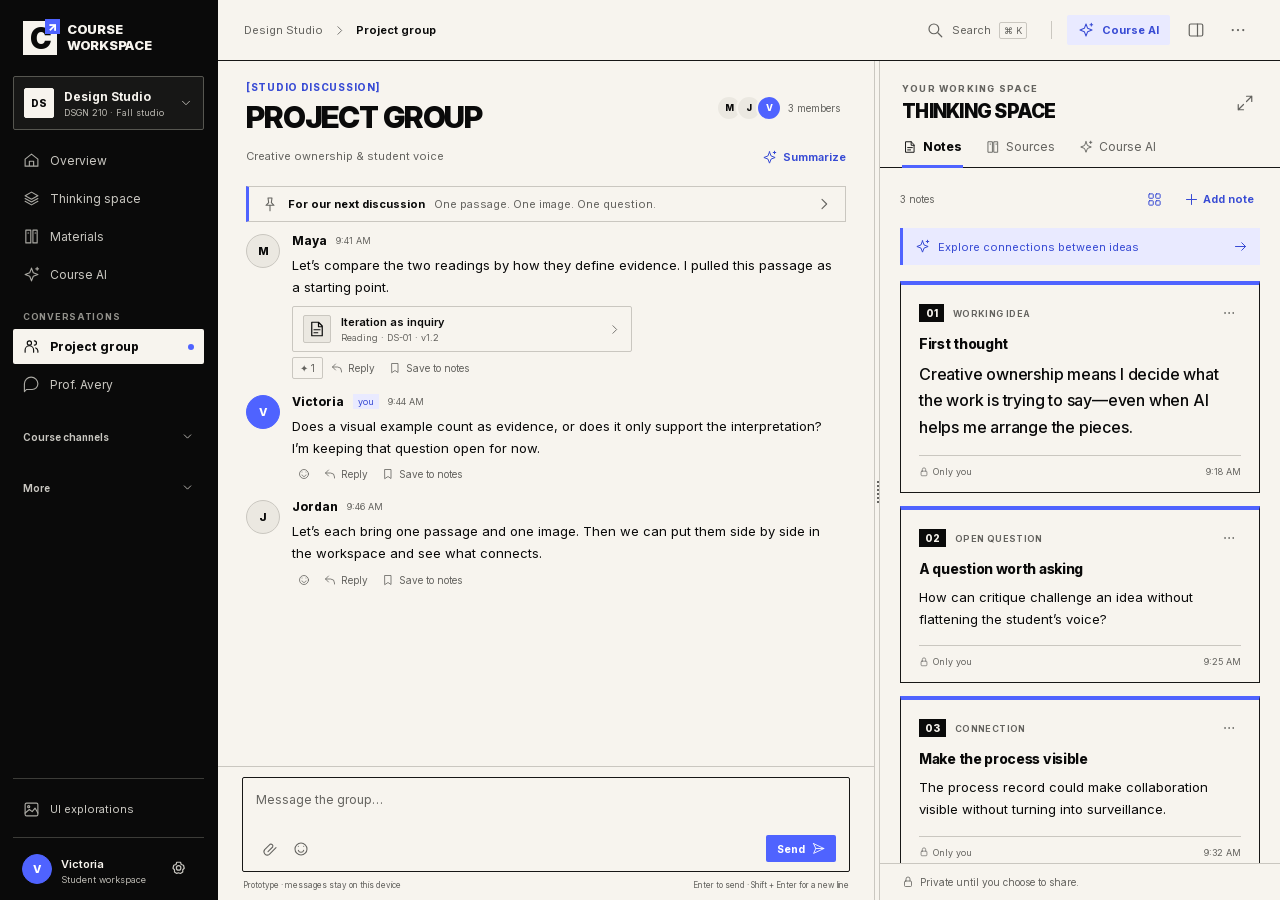
<file: index.html>
<!doctype html>
<html lang="en">
<head>
<meta charset="utf-8"><meta name="viewport" content="width=device-width,initial-scale=1"><meta name="theme-color" content="#F7F4EE">
<meta name="description" content="A considered space for course conversations, working ideas, and the connections between them. DIGI 230 interactive prototype.">
<title>Course Workspace — Make room for your thinking</title>
<link rel="preload" href="./fonts/InterVariable.woff2" as="font" type="font/woff2" crossorigin>
<link rel="stylesheet" href="./styles.css">
<link rel="stylesheet" href="./design.css">
<link rel="stylesheet" href="./assistant.css">
</head>
<body>
<a href="#main" class="skip-link">Skip to content</a>
<div id="app"></div>
<dialog id="modal" aria-labelledby="modal-title"><header class="modal-head"><h2 id="modal-title"></h2><button class="icon-button" aria-label="Close dialog" onclick="closeModal()" id="modal-close"></button></header><div id="modal-body"></div></dialog>
<div id="toast" class="toast" role="status" hidden></div>
<input type="file" id="import-file" accept="application/json,.json" hidden>
<script src="./assistant.js"></script>
<script src="./app.js"></script>
</body>
</html>
</file>
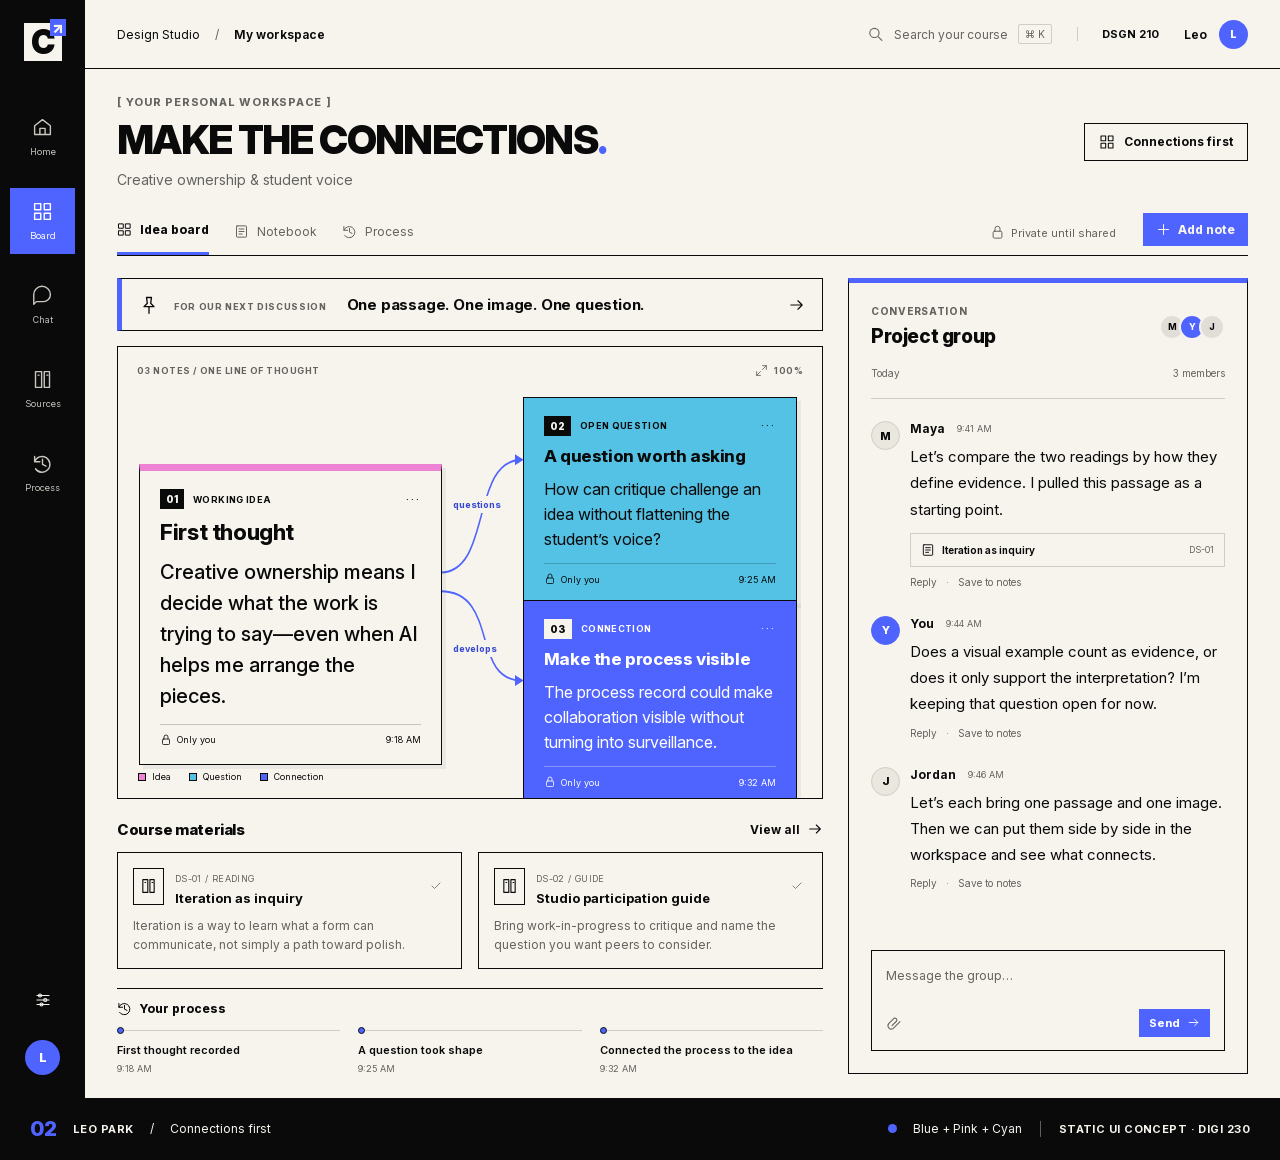
<file: concepts/leo.html>
<!doctype html><html lang="en"><head><meta charset="utf-8"><meta name="viewport" content="width=device-width,initial-scale=1"><title>Leo Park — Connections first | Static UI concept</title><link rel="preload" href="../fonts/InterVariable.woff2" as="font" type="font/woff2" crossorigin><link rel="stylesheet" href="concepts.css"></head><body data-profile="leo"><div id="concept"></div><script src="concepts.js"></script></body></html>
</file>
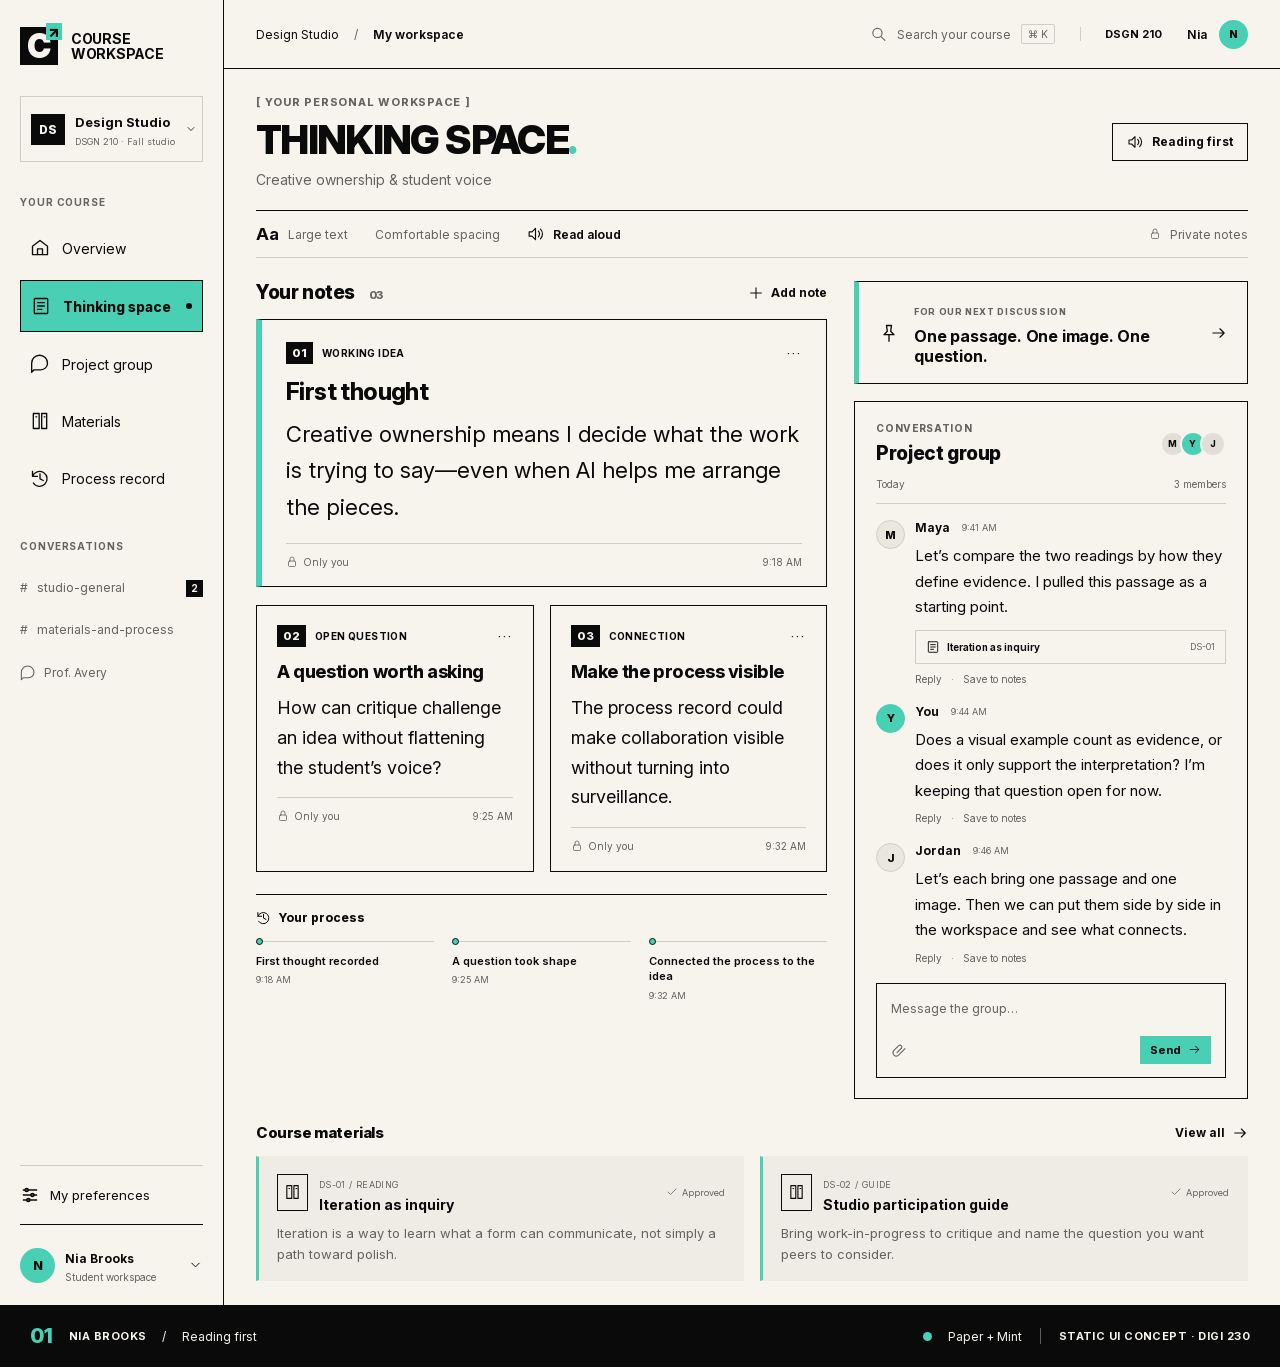
<file: concepts/nia.html>
<!doctype html><html lang="en"><head><meta charset="utf-8"><meta name="viewport" content="width=device-width,initial-scale=1"><title>Nia Brooks — Reading first | Static UI concept</title><link rel="preload" href="../fonts/InterVariable.woff2" as="font" type="font/woff2" crossorigin><link rel="stylesheet" href="concepts.css"></head><body data-profile="nia"><div id="concept"></div><script src="concepts.js"></script></body></html>
</file>
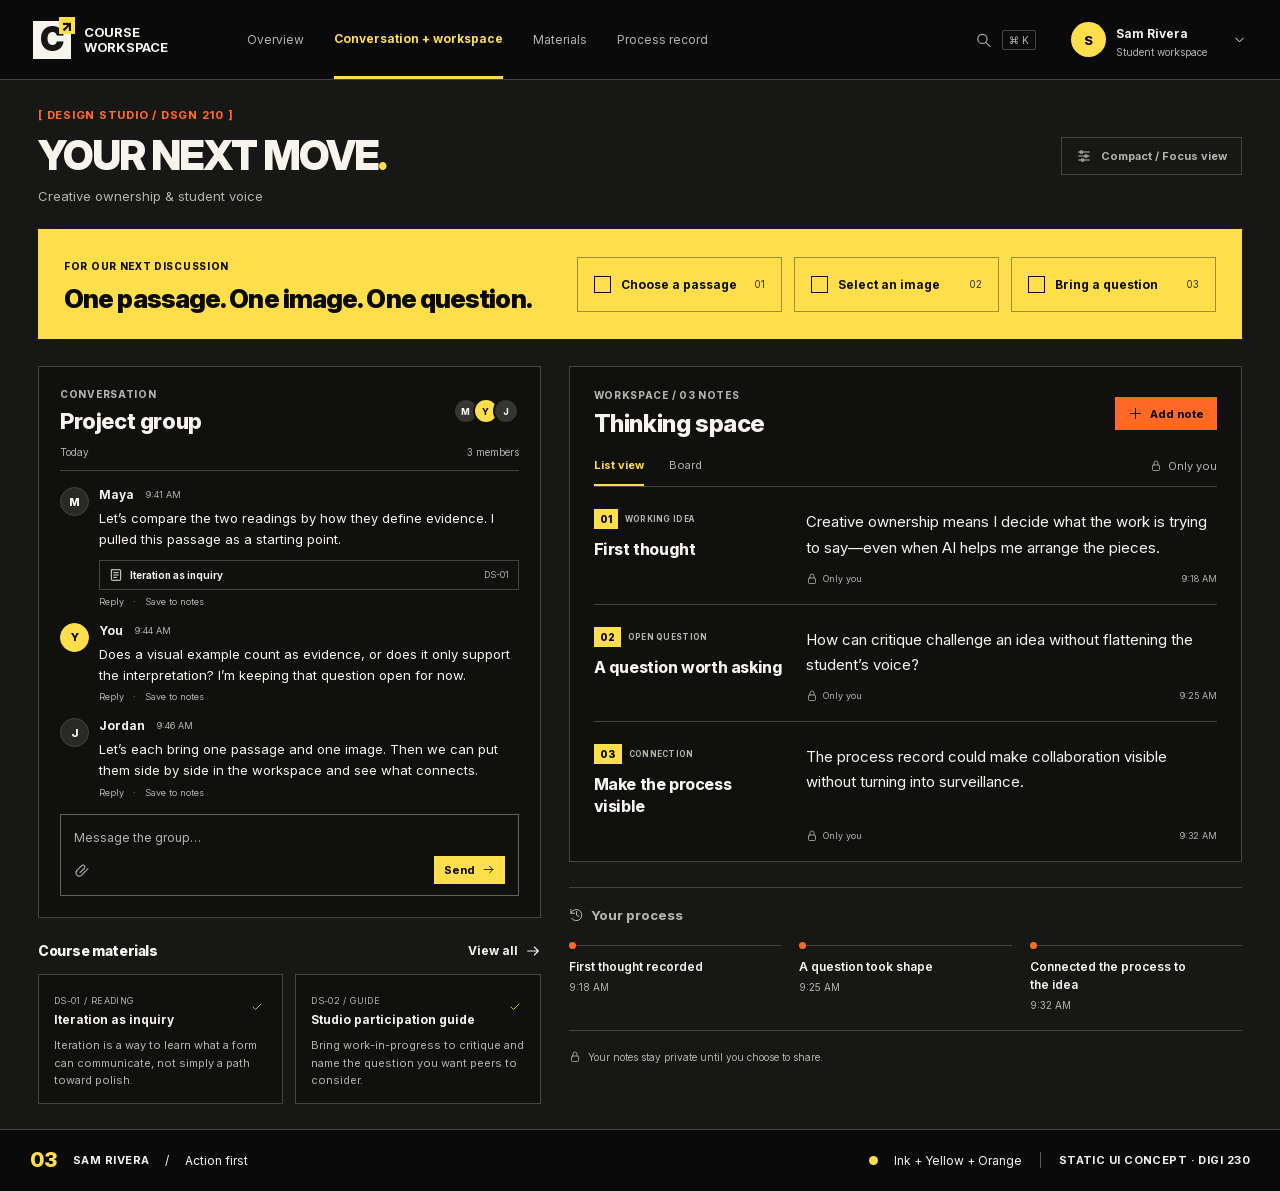
<file: concepts/sam.html>
<!doctype html><html lang="en"><head><meta charset="utf-8"><meta name="viewport" content="width=device-width,initial-scale=1"><title>Sam Rivera — Action first | Static UI concept</title><link rel="preload" href="../fonts/InterVariable.woff2" as="font" type="font/woff2" crossorigin><link rel="stylesheet" href="concepts.css"></head><body data-profile="sam"><div id="concept"></div><script src="concepts.js"></script></body></html>
</file>
<file: styles.css>
/* Structural layout and responsive behavior. Visual tokens and components are in design.css. */
:root{font-family:'Inter',sans-serif;color:#302d35;background:#fbfaf8;font-synthesis:none;--ink:#302d35;--muted:#807b85;--line:#e7e3e2;--paper:#fff;--canvas:#fbfaf8;--subtle:#f2efec;--accent:#b64e36;--accent-hover:#9c3e29;--accent-soft:#faece5;--plum:#292632;--green:#397262;--sidebar:218px;--text-size:14px;--workspace-width:400px;--shadow:0 16px 50px #27202c17}
*{box-sizing:border-box}body{margin:0;font-size:var(--text-size);color:var(--ink)}button,input,textarea,select{font:inherit;color:inherit}button,a,input,textarea,[contenteditable]{outline-offset:4px}button:focus-visible,a:focus-visible,input:focus-visible,textarea:focus-visible,select:focus-visible,[contenteditable]:focus-visible{outline:2px solid var(--accent)}button{cursor:pointer}button:disabled{cursor:default;opacity:.4}button{border:0;background:none}button, a{touch-action:manipulation}a{color:inherit}h1,h2,h3,p{margin:0}h1,h2,h3,.display{font-family:'Inter',sans-serif}svg.ic{width:18px;height:18px;stroke:currentColor;stroke-width:1.6;stroke-linecap:round;stroke-linejoin:round;fill:none;flex-shrink:0;vertical-align:middle}.skip-link{position:fixed;left:20px;top:-100px;background:var(--plum);color:#fff;padding:12px;z-index:100}.skip-link:focus{top:10px}.flex{display:flex;align-items:center;gap:10px}.between{justify-content:space-between}.spacer{flex:1}.muted{color:var(--muted)}.eyebrow{font-size:10px;font-weight:700;letter-spacing:1.5px;text-transform:uppercase}.tag{display:inline-flex;align-items:center;gap:5px;font-size:10px;padding:5px 7px;border-radius:5px;background:var(--subtle);white-space:nowrap;font-weight:550}.tag .ic{width:12px;height:12px}.tag.green{color:#32634f;background:#eaf1eb}.tag.coral{background:var(--accent-soft);color:var(--accent)}.tag.purple{background:#f0ecf7;color:#78698e}.tiny{font-size:10px}.small{font-size:12px}.pill-dot{width:6px;height:6px;background:currentColor;border-radius:50%;display:inline-block}.icon-button{width:32px;height:32px;padding:6px;display:inline-flex;align-items:center;justify-content:center;border-radius:7px;color:var(--muted)}.icon-button:hover{background:var(--subtle);color:var(--ink)}.button{display:inline-flex;gap:8px;align-items:center;justify-content:center;border:1px solid var(--line);background:var(--paper);border-radius:7px;padding:9px 13px;font-size:12px;font-weight:650;min-height:36px;text-decoration:none}.button:hover{background:var(--subtle)}.button.primary{background:var(--accent);border-color:var(--accent);color:#fff}.button.primary:hover{background:var(--accent-hover)}.button.dark{background:var(--plum);color:#fff;border-color:var(--plum)}.button .ic{width:16px;height:16px}.text-button{font-size:11px;display:inline-flex;align-items:center;gap:6px;font-weight:650;color:var(--accent);padding:3px 0}.text-button:hover{text-decoration:underline}.text-button .ic{width:15px;height:15px}.avatar{width:34px;height:34px;display:grid;place-items:center;flex-shrink:0;border-radius:12px;font-size:11px;font-weight:750;color:#6c4b3c;background:#eedacf;border:1px solid #00000006}.avatar.maya{background:#e9e3ef;color:#77628d;border-radius:50% 50% 38% 38%}.avatar.jordan{background:#dbe6dd;color:#547466;border-radius:40% 40% 50% 50%}.avatar.avery{background:#e2e7f0;color:#63738c}.avatar.you{background:#f0dbcb;color:#946b4e}.avatar.small{width:26px;height:26px;font-size:9px;border:2px solid var(--paper)}.avatar-stack{display:flex;padding-left:6px}.avatar-stack .avatar{margin-left:-6px}.app{display:grid;grid-template-columns:var(--sidebar) minmax(0,1fr);height:100dvh;overflow:hidden}.sidebar{background:var(--plum);color:#d9d4de;display:flex;flex-direction:column;min-height:0;padding:0 13px}.brand{height:68px;display:flex;align-items:center;gap:11px;padding:0 10px;color:#f5f0f1}.brand-mark{width:31px;height:34px;position:relative;display:grid;place-items:center;font-family:'Inter',sans-serif;font-size:29px;color:#efb299;line-height:1}.brand-mark:after{content:'';position:absolute;height:5px;width:5px;background:#efb299;right:2px;bottom:3px;border-radius:50%}.brand-name{font-family:'Inter',sans-serif;font-size:14px;line-height:1.25;letter-spacing:-.4px;font-weight:700}.brand-name span{font-weight:450;color:#bdb6c8}.course-button{border:1px solid #514a59;border-radius:8px;padding:11px 10px;display:flex;align-items:center;text-align:left;width:100%;gap:10px;background:#35313e;color:#f3edf0}.course-monogram{width:30px;height:30px;display:grid;place-items:center;border:1px solid #775c58;background:#614944;color:#f3c5ac;font-size:10px;border-radius:6px;font-weight:650}.course-button strong{display:block;font-size:12px;font-weight:600}.course-button small{display:block;font-size:9px;color:#b2a8bb;margin-top:3px}.course-button>.ic{width:14px;height:14px;margin-left:auto;color:#a69daf}.sidebar-scroll{overflow-y:auto;padding-top:13px;scrollbar-width:thin;scrollbar-color:#635b6e transparent}.nav-item{display:flex;align-items:center;gap:10px;padding:9px 10px;width:100%;text-align:left;color:#bdb5c9;font-size:12px;line-height:1.3;border-radius:6px;margin-bottom:3px;position:relative}.nav-item .ic{width:17px;height:17px;color:#9a8fa9}.nav-item:hover{background:#39333f;color:#f6f1f8}.nav-item.active{background:#493c46;color:#f6d3c3}.nav-item.active:before{content:'';position:absolute;left:-13px;top:9px;bottom:9px;width:3px;background:#e5a081;border-radius:0 2px 2px 0}.nav-item.active .ic{color:#eeb39a}.nav-item .unread{font-size:9px;font-weight:700;background:#e8b199;color:#3d2825;margin-left:auto;min-width:17px;height:17px;border-radius:4px;text-align:center;padding:2px}.nav-item .presence{width:6px;height:6px;background:#b0a0c4;border-radius:50%;margin-left:auto}.nav-label{font-size:9px;letter-spacing:1.1px;color:#8d839c;text-transform:uppercase;padding:16px 10px 7px;display:flex;align-items:center;justify-content:space-between;font-weight:700}.nav-label button{color:#aca2b8;padding:0;display:grid;place-items:center}.nav-label .ic{width:14px;height:14px}.sidebar-bottom{margin-top:auto;padding-top:7px;flex-shrink:0}.concept-link{border-top:1px solid #423b4b;margin:10px 0;padding-top:13px}.concept-link .nav-item{font-size:11px}.sidebar-footer{display:flex;align-items:center;gap:9px;border-top:1px solid #423b4b;padding:15px 9px;color:#ece5ef}.sidebar-footer strong{font-size:11px;font-weight:600}.sidebar-footer small{font-size:9px;color:#a99fb7;display:block;margin-top:3px}.sidebar-footer .avatar{width:30px;height:30px;border-radius:50%}.sidebar-footer .icon-button{color:#a99fb7;margin-left:auto}.app-main{display:flex;flex-direction:column;min-width:0;min-height:0;background:var(--canvas)}.topbar{height:61px;flex-shrink:0;border-bottom:1px solid var(--line);padding:0 26px;display:flex;align-items:center;gap:10px;background:var(--paper)}.breadcrumbs{display:flex;align-items:center;gap:10px;font-size:11px;color:var(--muted);min-width:0}.breadcrumbs .ic{width:13px;height:13px}.breadcrumbs strong{font-weight:550;color:var(--ink)}.topbar .search-trigger{color:var(--muted);display:flex;align-items:center;gap:8px;font-size:11px;padding:7px 9px;border-radius:6px}.topbar .search-trigger:hover{background:var(--subtle)}kbd{border:1px solid var(--line);border-radius:4px;padding:2px 4px;font-size:9px;font-family:inherit}.topbar-divider{height:18px;border-left:1px solid var(--line);margin:0 5px}.topbar .button{font-size:11px;min-height:30px;padding:6px 10px}.prototype-tag{font-size:9px;color:var(--muted);border:1px solid var(--line);padding:5px 7px;border-radius:4px}.mobile-menu{display:none}.view-container{flex:1;min-height:0;overflow:auto}.split-shell{display:grid;grid-template-columns:minmax(0,1fr) 6px var(--workspace-width);height:100%;overflow:hidden}.split-shell.panel-closed{grid-template-columns:minmax(0,1fr)}.split-shell.panel-closed .workspace-panel,.split-shell.panel-closed .split-handle{display:none}.split-handle{background:#f2efee;cursor:col-resize;position:relative;border-left:1px solid var(--line);border-right:1px solid var(--line);touch-action:none}.split-handle:hover,.split-handle:focus-visible{background:#d1b8ab}.split-handle:after{content:'';height:22px;border-left:2px dotted #c6bbb5;position:absolute;left:2px;top:50%}.conversation{min-width:0;min-height:0;display:flex;flex-direction:column;background:var(--paper)}.conversation-header{padding:24px 28px 17px;flex-shrink:0}.conversation-header .eyebrow{font-size:9px;color:var(--accent);margin-bottom:8px}.conversation-header h1{font-size:26px;line-height:1.25;letter-spacing:-1px;font-weight:750}.conversation-header p{font-size:11px;color:var(--muted);margin-top:7px}.conversation-header .header-side{display:flex;align-items:center;gap:6px}.conversation-header .header-side>span{font-size:10px;color:var(--muted)}.pinned-brief{margin:0 28px 12px;background:#f7f4ef;border:1px solid #e9e1d7;border-radius:7px;padding:11px 13px;display:flex;gap:10px;align-items:center;text-align:left;font-size:11px;color:#665c53;flex-shrink:0}.pinned-brief>.ic{color:#a77c5c;width:16px;height:16px}.pinned-brief strong{font-weight:600;color:#584837}.pinned-brief .ic:last-child{margin-left:auto;color:#a79a8c}.messages{flex:1;overflow-y:auto;padding:2px 28px 18px;scroll-behavior:smooth;scrollbar-width:thin;scrollbar-color:#ddd5d2 transparent;min-height:0}.date-divider{display:flex;align-items:center;gap:13px;font-size:9px;color:#a09a9f;letter-spacing:.1px;margin:14px 0 21px}.date-divider:before,.date-divider:after{content:'';height:1px;background:var(--line);flex:1}.message{display:flex;gap:12px;position:relative;margin:0 0 24px}.message-avatar{padding-top:1px}.message-content{min-width:0;flex:1}.message-meta{display:flex;gap:9px;align-items:center;margin-bottom:7px}.message-meta strong{font-size:12px;font-weight:650}.message-meta time{font-size:9px;color:#a09a9f}.message-meta .you-label{font-size:9px;color:#9c8f9e;background:#f2edf2;padding:2px 5px;border-radius:3px}.message-text{font-size:13px;line-height:1.75;max-width:68ch;white-space:pre-wrap}.message-text strong{font-weight:650}.message-quote{font-size:11px;color:var(--muted);padding:8px 11px;border-left:2px solid #cebdcf;background:var(--canvas);margin-bottom:10px;line-height:1.55;white-space:pre-wrap}.message-actions{display:flex;gap:2px;margin-top:7px;opacity:.6}.message:hover .message-actions,.message:focus-within .message-actions{opacity:1}.message-action{font-size:10px;padding:4px 6px;display:inline-flex;align-items:center;gap:5px;border-radius:4px;color:var(--muted)}.message-action .ic{width:12px;height:12px}.message-action:hover{background:var(--subtle);color:var(--ink)}.reaction{font-size:10px;padding:4px 7px;display:inline-flex;align-items:center;gap:4px;border:1px solid var(--line);border-radius:5px;color:var(--muted)}.reaction.selected{border-color:#d8b59f;background:#fcf0e7;color:#865b3d}.source-attachment{margin-top:11px;display:flex;align-items:center;gap:10px;width:100%;max-width:340px;text-align:left;border:1px solid var(--line);border-radius:7px;padding:10px 11px;background:var(--canvas)}.file-icon{width:31px;height:35px;display:grid;place-items:center;border-radius:5px;background:#eee5df;color:#9e735a;flex-shrink:0}.source-attachment strong{font-size:11px;display:block;font-weight:600}.source-attachment small{display:block;color:var(--muted);font-size:9px;margin-top:4px}.source-attachment>.ic{width:13px;height:13px;margin-left:auto;color:var(--muted)}.composer-wrap{padding:12px 24px 13px;flex-shrink:0;background:var(--paper);border-top:1px solid var(--line)}.composer{border:1px solid #dbd3cf;border-radius:10px;background:var(--paper);box-shadow:0 3px 10px #45302d05;padding:12px 13px 9px}.composer:focus-within{border-color:#b18a75;box-shadow:0 0 0 3px #b18a7510}.composer textarea{border:0;outline:none;resize:none;width:100%;min-height:40px;max-height:110px;font-size:12px;line-height:1.6;background:transparent;padding:0;color:var(--ink)}.composer textarea::placeholder{color:#a09a9e}.composer-actions{display:flex;align-items:center;gap:4px;margin-top:6px}.composer-actions .icon-button{width:27px;height:27px}.composer-actions .ic{width:16px;height:16px}.composer-actions .send{background:var(--accent);color:#fff;padding:7px 11px;font-size:10px;border-radius:6px;display:flex;gap:7px;align-items:center;margin-left:auto;font-weight:600}.composer-actions .send:hover{background:var(--accent-hover)}.composer-actions .send .ic{width:13px;height:13px}.composer-help{display:flex;justify-content:space-between;gap:10px;font-size:8px;color:#a29ba0;margin:8px 1px 0}.composer-help kbd{font-size:8px;border:0;padding:0}.composer-context{display:flex;align-items:center;gap:8px;border-bottom:1px solid var(--line);padding:0 0 9px;margin-bottom:9px;font-size:10px;color:var(--muted)}.composer-context strong{font-weight:550;color:var(--ink)}.composer-context .icon-button{margin-left:auto;width:20px;height:20px}.workspace-panel{min-width:0;min-height:0;display:flex;flex-direction:column;background:#f8f6f2;position:relative}.workspace-header{padding:22px 22px 16px;display:flex;align-items:center;gap:10px}.workspace-header h2{font-size:17px;letter-spacing:-.6px;font-weight:750}.workspace-header .eyebrow{font-size:8px;letter-spacing:1.2px;color:#a18f80;margin-bottom:6px}.workspace-header .icon-button{width:27px;height:27px}.workspace-tabs{display:flex;gap:22px;padding:0 22px;border-bottom:1px solid #e4dfd8;flex-shrink:0}.workspace-tabs button{padding:0 1px 12px;font-size:11px;color:#9a8e84;display:flex;align-items:center;gap:6px;position:relative}.workspace-tabs .ic{width:14px;height:14px}.workspace-tabs button.active{color:#5f5043;font-weight:650}.workspace-tabs button.active:after{content:'';position:absolute;left:0;right:0;bottom:-1px;height:2px;background:#a78064}.workspace-scroll{overflow-y:auto;min-height:0;flex:1;padding:17px 20px 20px;scrollbar-width:thin;scrollbar-color:#d4c9bf transparent}.workspace-meta{font-size:9px;color:#a08f82;display:flex;align-items:center;justify-content:space-between;margin-bottom:15px;gap:8px}.workspace-meta button{font-size:10px;color:#876c56;font-weight:650;display:flex;gap:4px;align-items:center}.workspace-meta .ic{width:13px;height:13px}.note-card{padding:17px 18px 15px;border:1px solid #e6d9bd;border-radius:7px;background:#f5edd9;margin-bottom:13px;position:relative;box-shadow:0 3px 7px #6b513c05;color:#594a39}.note-card.question{background:#eee8f3;border-color:#ded4e7;color:#65566e}.note-card.connection{background:#e9eee7;border-color:#d6dfd3;color:#52614f}.note-card .note-top{font-size:8px;letter-spacing:.9px;text-transform:uppercase;display:flex;align-items:center;justify-content:space-between;color:#9d876c;margin-bottom:11px;font-weight:650}.note-card.question .note-top{color:#9a89a6}.note-card.connection .note-top{color:#83927d}.note-card h3{font-size:13px;font-family:'Inter',sans-serif;font-weight:650;margin-bottom:9px;letter-spacing:-.15px}.note-card .note-body{font-size:13px;line-height:1.8;white-space:pre-wrap;min-height:30px;outline-offset:6px}.note-card.featured .note-body{font-family:'Inter',sans-serif;font-size:18px;line-height:1.65;letter-spacing:-.1px}.note-card .note-footer{display:flex;align-items:center;justify-content:space-between;font-size:8px;color:#8a735c;border-top:1px solid #ddcdb44f;margin-top:15px;padding-top:10px}.note-card.question .note-footer{color:#9a89a6;border-color:#c6b8d14f}.note-card.connection .note-footer{color:#84917d;border-color:#b4c3ad4f}.note-card .note-top .icon-button{width:19px;height:17px;padding:0;color:inherit}.note-card .note-top .ic{width:14px;height:14px}.note-card .visibility{display:flex;align-items:center;gap:4px}.note-card .visibility .ic{width:10px;height:10px}.note-card .linked-from{font-size:8px;line-height:1.5;margin-top:10px;opacity:.8;display:flex;gap:4px;align-items:center}.note-card .linked-from .ic{width:10px;height:10px}.workspace-footer{padding:12px 22px;border-top:1px solid #e5ded5;display:flex;align-items:center;gap:6px;font-size:9px;color:#9a897d;background:#f8f6f2}.workspace-footer .ic{width:12px;height:12px}.panel-source{width:100%;text-align:left;padding:15px;background:#fffdf9;border:1px solid #e6ded4;border-radius:7px;margin-bottom:12px;display:block}.panel-source .eyebrow{font-size:8px;color:#a38a74}.panel-source h3{font-size:13px;margin:10px 0;font-weight:650}.panel-source p{font-size:11px;color:#9a8878;line-height:1.65}.panel-source .flex{margin-top:13px;font-size:9px;color:#a38a74}.board-columns{display:grid;grid-template-columns:repeat(3,minmax(0,1fr));gap:18px}.board-column{padding:12px;border:1px dashed #ded5cd;border-radius:9px;min-height:300px}.board-column.drag-over{background:#e9ded4;border-color:#ad8d73}.column-title{font-size:10px;font-weight:650;color:#9a8b7d;padding:5px 3px 17px;display:flex;align-items:center;justify-content:space-between}.column-title span{font-size:9px;font-weight:450}.workspace-panel .board-columns{display:block}.workspace-panel .board-column{min-height:0;border:0;padding:0;margin-bottom:18px}.workspace-panel .column-title{padding-bottom:12px}.workspace-panel .board-column .note-card{cursor:grab}.workspace-panel .board-column .note-body{font-size:12px;font-family:inherit}.workspace-panel .board-column .note-footer{margin-top:10px}.workspace-full{padding:32px 38px;max-width:1500px;margin:auto}.page-heading{display:flex;align-items:flex-end;justify-content:space-between;gap:18px;margin-bottom:30px}.page-heading .eyebrow{color:var(--accent);font-size:9px;margin-bottom:9px}.page-heading h1{font-size:30px;font-weight:750;letter-spacing:-1.2px;line-height:1.2}.page-heading p{font-size:12px;color:var(--muted);line-height:1.7;margin-top:10px}.full-workspace-toolbar{display:flex;align-items:center;justify-content:space-between;margin-bottom:24px;border-bottom:1px solid var(--line)}.full-workspace-toolbar .workspace-tabs{padding:0;border:0;gap:24px}.full-workspace-toolbar .workspace-tabs button{padding-bottom:15px}.notebook-grid{display:grid;grid-template-columns:repeat(2,minmax(0,1fr));gap:18px;align-items:start}.notebook-grid .note-card{padding:25px;margin:0;min-height:220px}.notebook-grid .note-body{font-size:16px;line-height:1.8}.notebook-grid .featured .note-body{font-size:23px}.notebook-grid .note-top{font-size:9px}.notebook-grid .note-footer{font-size:10px}.notebook-grid .note-card h3{font-size:16px}.notebook-grid .note-card .note-top .icon-button{width:26px;height:24px}.workspace-full .note-card:hover{box-shadow:0 6px 17px #6b513c0d}.empty-state{padding:48px 24px;text-align:center;border:1px dashed var(--line);border-radius:8px;color:var(--muted)}.empty-state h3{font-size:16px;color:var(--ink);margin-bottom:10px}.empty-state p{font-size:12px;line-height:1.8;max-width:340px;margin:0 auto 16px}.page{padding:36px 40px;max-width:1440px;margin:auto}.home-intro{display:grid;grid-template-columns:minmax(0,1fr) 300px;gap:30px;padding:7px 0 35px;border-bottom:1px solid var(--line);margin-bottom:30px}.home-intro .eyebrow{font-size:9px;color:var(--accent);margin-bottom:18px}.home-intro h1{font-size:37px;line-height:1.25;letter-spacing:-1.5px;font-weight:650;margin-bottom:15px}.home-intro h1 em{font-family:'Inter',sans-serif;font-weight:400;color:var(--accent);letter-spacing:-1px}.home-intro>div>p{font-size:12px;color:var(--muted);line-height:1.8;max-width:350px}.home-intro .button{margin-top:22px}.studio-brief{background:#efddd0;border:1px solid #dfc7b7;position:relative;overflow:hidden;border-radius:6px;padding:24px;color:#775942;display:flex;flex-direction:column;justify-content:space-between;min-height:244px}.studio-brief .eyebrow{font-size:8px;color:#986f51;margin-bottom:12px}.studio-brief h2{font-size:19px;line-height:1.4;letter-spacing:-.6px;max-width:190px;font-weight:600;z-index:1}.studio-brief .brief-footer{border-top:1px solid #c6a78e63;padding-top:15px;margin-top:32px;display:flex;align-items:center;font-size:9px;z-index:1;gap:9px}.brief-art{position:absolute;right:-35px;bottom:65px;width:130px;height:130px;border:1px solid #bd9271;border-radius:50%;opacity:.55}.brief-art:before,.brief-art:after{content:'';position:absolute;inset:12px;border:1px solid #bd9271;border-radius:50%}.brief-art:after{inset:25px}.section-head{display:flex;justify-content:space-between;align-items:center;margin-bottom:17px}.section-head h2{font-size:15px;font-weight:700;letter-spacing:-.35px}.section-head .text-button{font-size:10px}.home-columns{display:grid;grid-template-columns:1.2fr 1fr;gap:36px}.conversation-list{border-top:1px solid var(--line)}.conversation-row{display:flex;gap:12px;align-items:center;text-align:left;width:100%;padding:18px 0;border-bottom:1px solid var(--line)}.conversation-row>span:nth-child(2){min-width:0;flex:1}.conversation-row strong{font-size:12px;display:block;font-weight:600;margin-bottom:6px}.conversation-row p{font-size:11px;white-space:nowrap;overflow:hidden;text-overflow:ellipsis;color:var(--muted);max-width:350px}.conversation-row time{font-size:9px;color:var(--muted);align-self:flex-start;margin-top:3px}.conversation-row:hover strong{color:var(--accent)}.conversation-row .channel-avatar{background:var(--subtle);color:var(--muted);border-radius:8px;width:34px;height:34px;display:grid;place-items:center}.continue-workspace{width:100%;border:1px solid var(--line);background:var(--paper);border-radius:8px;text-align:left;overflow:hidden}.mini-canvas{height:140px;position:relative;overflow:hidden;background:#f0ece6;background-image:radial-gradient(#d0c7bc .65px,transparent .65px);background-size:12px 12px}.mini-note{position:absolute;width:100px;height:80px;padding:12px;background:#f4e7c6;top:25px;left:35px;transform:rotate(-8deg);border:1px solid #e1d2b3;font-family:'Inter',sans-serif;font-size:12px;color:#a18860;line-height:1.5}.mini-note:nth-child(2){background:#e4dcec;color:#9684a1;border-color:#d3c7df;left:128px;top:36px;transform:rotate(5deg)}.mini-note:nth-child(3){background:#dce5d6;color:#7e9170;border-color:#c7d3bf;left:223px;top:19px;transform:rotate(12deg)}.continue-workspace .details{display:flex;align-items:center;padding:17px 19px;justify-content:space-between}.continue-workspace strong{font-size:13px;font-weight:600}.continue-workspace p{font-size:10px;color:var(--muted);margin-top:6px}.home-materials{margin-top:32px}.material-tiles{display:grid;grid-template-columns:1fr 1fr;gap:13px}.material-tile{border:1px solid var(--line);border-radius:7px;text-align:left;background:var(--paper);padding:15px;display:flex;align-items:center;gap:12px}.material-tile strong{font-size:11px;font-weight:600;display:block}.material-tile p{font-size:9px;color:var(--muted);margin-top:5px}.material-tile .ic:last-child{margin-left:auto;width:13px;color:var(--muted)}.material-tile:hover,.continue-workspace:hover{border-color:#cbb4a4}.page-tools{display:flex;gap:15px;align-items:center;margin-bottom:23px}.filter-tabs{display:flex;gap:4px;background:var(--subtle);border-radius:7px;padding:3px}.filter-tabs button{font-size:11px;color:var(--muted);padding:7px 12px;border-radius:5px}.filter-tabs button.active{background:var(--paper);color:var(--ink);box-shadow:0 1px 3px #211b2910}.search-field{display:flex;align-items:center;gap:8px;border:1px solid var(--line);border-radius:6px;padding:8px 10px;background:var(--paper);margin-left:auto;max-width:280px;width:100%;color:var(--muted)}.search-field input{width:100%;border:0;background:transparent;outline:none;font-size:11px;min-width:0}.search-field .ic{width:15px;height:15px}.materials-table{border-top:1px solid var(--line)}.materials-table-header{padding:12px 15px;display:grid;grid-template-columns:1fr 90px 90px 30px;font-size:9px;color:var(--muted);gap:16px;border-bottom:1px solid var(--line)}.material-row{display:grid;grid-template-columns:1fr 90px 90px 30px;gap:16px;width:100%;align-items:center;text-align:left;padding:21px 15px;border-bottom:1px solid var(--line);background:var(--paper)}.material-row:hover{background:#f8f4ef}.material-row .name{display:flex;align-items:center;gap:15px}.material-row strong{font-size:13px;font-weight:600;display:block}.material-row small{font-size:10px;color:var(--muted);display:block;margin-top:5px}.material-row>span{font-size:11px;color:var(--muted)}.material-row .tag{justify-self:start;font-size:9px}.material-row>.ic{color:var(--muted);width:16px}.source-reader{padding:5px 0 10px}.source-reader .source-meta{display:flex;gap:9px;flex-wrap:wrap;margin-bottom:25px}.source-reader blockquote{font-family:'Inter',sans-serif;font-size:25px;line-height:1.6;letter-spacing:-.3px;margin:0;padding:0 0 25px;border-bottom:1px solid var(--line)}.source-reader .source-description{font-size:12px;color:var(--muted);line-height:1.8;margin:20px 0}.source-reader dl{display:grid;grid-template-columns:100px 1fr;font-size:11px;gap:13px}.source-reader dt{color:var(--muted)}.source-reader dd{margin:0}.activity-list{max-width:750px;margin-top:10px}.activity-group{font-size:10px;text-transform:uppercase;letter-spacing:1px;color:var(--muted);margin:28px 0 20px}.activity-item{display:flex;gap:20px;padding:0 0 30px;position:relative}.activity-item:before{content:'';position:absolute;top:32px;left:17px;bottom:0;border-left:1px solid var(--line)}.activity-icon{width:35px;height:35px;background:var(--subtle);border:1px solid var(--line);border-radius:50%;display:grid;place-items:center;color:#a08c7e;flex-shrink:0}.activity-icon .ic{width:15px;height:15px}.activity-item h3{font-size:13px;font-weight:600;margin:4px 0 8px}.activity-item p{font-size:12px;color:var(--muted);line-height:1.75;max-width:550px}.activity-item time{display:block;font-size:10px;margin-top:10px;color:#a59a9c}.settings-layout{display:grid;grid-template-columns:minmax(0,1fr) 260px;gap:50px;max-width:1000px}.settings-section{margin-bottom:31px}.settings-section h2{font-size:14px;margin-bottom:17px}.settings-row{display:flex;align-items:center;gap:20px;justify-content:space-between;border-top:1px solid var(--line);padding:18px 0}.settings-row strong{display:block;font-size:12px;font-weight:600;margin-bottom:6px}.settings-row p{font-size:11px;color:var(--muted);line-height:1.6}.settings-row select,.settings-row input[type=text]{max-width:155px;border:1px solid var(--line);padding:9px 10px;border-radius:6px;background:var(--paper);font-size:11px}.toggle{background:#d7cfc9;border:0;border-radius:20px;width:32px;height:19px;padding:3px;display:flex;justify-content:flex-start;flex-shrink:0}.toggle:after{content:'';height:13px;width:13px;background:white;border-radius:50%}.toggle[aria-pressed=true]{background:var(--accent);justify-content:flex-end}.settings-aside{font-size:11px;line-height:1.8;color:var(--muted);border-left:1px solid var(--line);padding-left:25px}.settings-aside .eyebrow{font-size:9px;color:var(--accent);margin-bottom:15px}.settings-aside h3{font-size:17px;line-height:1.5;color:var(--ink);font-weight:600;margin-bottom:14px}.settings-aside p{margin-bottom:18px}.professor-banner{display:flex;align-items:center;gap:9px;background:var(--accent-soft);border:1px solid #ead1c2;border-radius:7px;padding:12px 15px;font-size:11px;color:#a26e53;margin-bottom:27px}.professor-grid{display:grid;grid-template-columns:1.2fr 1fr;gap:28px}.review-card{padding:23px;background:var(--paper);border:1px solid var(--line);border-radius:8px}.review-card h2{font-size:16px;font-weight:650;margin:12px 0;line-height:1.6}.review-card p{font-size:12px;color:var(--muted);line-height:1.7;margin-bottom:20px}.review-card .question-meta{display:flex;align-items:center;gap:8px;font-size:10px;color:var(--muted)}.people-list{border-top:1px solid var(--line)}.people-row{display:flex;align-items:center;gap:10px;padding:15px 0;border-bottom:1px solid var(--line)}.people-row strong{display:block;font-size:12px;font-weight:600}.people-row p{font-size:10px;color:var(--muted);margin-top:5px}.people-row>.tag{margin-left:auto;font-size:8px}.gallery-intro{max-width:650px;font-size:13px;line-height:1.8;color:var(--muted);margin-top:-13px;margin-bottom:30px}.gallery-grid{display:grid;grid-template-columns:repeat(3,1fr);gap:20px}.gallery-card{border:1px solid var(--line);border-radius:8px;overflow:hidden;background:var(--paper)}.gallery-image{display:block;background:#ede6dc;padding:10px;cursor:zoom-in;position:relative;width:100%}.gallery-card:nth-child(2) .gallery-image{background:#ebe5f1}.gallery-card:nth-child(3) .gallery-image{background:#d3dae4}.gallery-image img{width:100%;display:block;border:1px solid #00000009;border-radius:3px}.gallery-image:after{content:'View full screenshot ↗';position:absolute;bottom:18px;right:18px;background:#fffdf9ed;border:1px solid #e1d7cb;padding:6px 9px;border-radius:5px;font-size:9px;color:#786552}.gallery-card .gallery-caption{padding:19px}.gallery-caption .eyebrow{font-size:8px;color:var(--muted)}.gallery-caption h2{font-size:18px;margin:9px 0}.gallery-caption p{font-size:11px;line-height:1.8;color:var(--muted)}.gallery-caption .tag{font-size:9px;margin-top:13px}.gallery-notice{font-size:11px;color:var(--muted);border-top:1px solid var(--line);margin-top:30px;padding-top:20px;line-height:1.8}.modal-head{padding:21px 24px;display:flex;align-items:center;justify-content:space-between;border-bottom:1px solid var(--line);gap:15px}.modal-head h2{font-size:18px;font-weight:700;letter-spacing:-.45px}.modal-head .icon-button{flex-shrink:0}dialog{color:var(--ink);background:var(--paper);width:620px;max-width:calc(100vw - 32px);max-height:calc(100dvh - 50px);padding:0;border:1px solid var(--line);border-radius:12px;box-shadow:0 30px 120px #211b2940}dialog::backdrop{background:#241e324f;backdrop-filter:blur(3px)}#modal-body{padding:24px}dialog.image-modal{width:1200px}dialog.image-modal #modal-body{padding:0}dialog.image-modal img{display:block;width:100%}.field-label{display:block;font-size:11px;font-weight:650;margin-bottom:8px}.field{background:var(--canvas);border:1px solid var(--line);border-radius:7px;padding:11px 12px;width:100%;font-size:13px}.field-group{margin-bottom:20px}.field-help{font-size:10px;color:var(--muted);line-height:1.7;margin-top:8px}textarea.field{min-height:130px;resize:vertical;line-height:1.8}.form-grid{display:grid;grid-template-columns:1fr 1fr;gap:16px}.modal-actions{display:flex;align-items:center;gap:8px;justify-content:flex-end;border-top:1px solid var(--line);padding-top:20px;margin-top:23px}.modal-prose{font-size:13px;line-height:1.9;color:var(--muted)}.modal-prose p+p{margin-top:15px}.modal-prose strong{color:var(--ink)}.toast{position:fixed;bottom:22px;left:50%;transform:translateX(-50%);z-index:100;background:#302935;color:#f9f5f6;border:1px solid #615163;box-shadow:0 6px 35px #211b2930;max-width:calc(100vw - 32px);border-radius:8px;padding:12px 18px;font-size:12px;line-height:1.6}.toast[hidden]{display:none}.toast button{color:#f1c2a9;font-weight:600;margin-left:18px;text-decoration:underline}.search-dialog-input{display:flex;align-items:center;gap:12px;border:1px solid var(--line);border-radius:7px;padding:12px;background:var(--canvas);margin-bottom:18px}.search-dialog-input input{width:100%;border:0;outline:none;background:transparent;font-size:14px}.search-results{max-height:390px;overflow:auto}.search-result{display:flex;gap:12px;align-items:flex-start;width:100%;text-align:left;padding:13px 8px;border-bottom:1px solid var(--line)}.search-result>.ic{width:17px;height:17px;color:#a28c7c;margin-top:1px}.search-result strong{font-size:12px;font-weight:600;display:block;margin-bottom:5px}.search-result p{font-size:11px;line-height:1.6;color:var(--muted)}.search-result:hover{background:var(--canvas)}.menu-option{display:flex;align-items:center;gap:12px;text-align:left;width:100%;padding:15px 10px;border-bottom:1px solid var(--line)}.menu-option strong{font-size:13px;display:block;font-weight:600}.menu-option p{font-size:11px;color:var(--muted);margin-top:5px;line-height:1.6}.menu-option>.ic:last-child{margin-left:auto;color:var(--muted)}.menu-option:hover{background:var(--canvas)}.message.highlight{background:#fcf0e5;box-shadow:0 0 0 10px #fcf0e5;border-radius:3px}.shared-info{margin-bottom:22px;padding:12px 15px;display:flex;align-items:center;gap:9px;font-size:11px;background:#f0edf5;color:#83718f;border-radius:6px}.shared-info .ic{width:16px}.mobile-switch{display:none}.sidebar-backdrop{display:none}.compact .message{margin-bottom:14px}.compact .message-text{line-height:1.55}.compact .note-card{padding:13px}.large-text .message-text{font-size:16px}.large-text .note-body{font-size:16px}.large-text .note-card.featured .note-body{font-size:21px}.large-text .nav-item{font-size:13px}.large-text .composer textarea{font-size:15px}.large-text .modal-prose{font-size:16px}.reduced-motion *{scroll-behavior:auto!important;transition:none!important;animation:none!important}body[data-theme=dark]{--ink:#eee6e8;--muted:#aaa0ad;--line:#48414d;--paper:#28242f;--canvas:#25212b;--subtle:#36303c;--accent:#e5a083;--accent-hover:#d68c6c;--accent-soft:#4a3631}.app-main[data-theme=dark]{background:var(--canvas)}body[data-theme=dark] .button.primary,body[data-theme=dark] .composer-actions .send{color:#35241d}body[data-theme=dark] .conversation-row .channel-avatar{background:#3c3445}body[data-theme=dark] .material-row:hover{background:#382e37}body[data-theme=dark] .pinned-brief{background:#3c3332;border-color:#56443b;color:#c5ab98}body[data-theme=dark] .pinned-brief strong{color:#dfc2ab}body[data-theme=dark] .workspace-panel,body[data-theme=dark] .workspace-footer{background:#302a2c}body[data-theme=dark] .workspace-tabs,body[data-theme=dark] .workspace-footer{border-color:#50433e}body[data-theme=dark] .workspace-tabs button.active{color:#dbbfa6}body[data-theme=dark] .split-handle{background:#3c343a}body[data-theme=dark] .note-card{background:#4d4231;border-color:#68563b;color:#ead7b5}body[data-theme=dark] .note-card.question{background:#453b50;border-color:#61506e;color:#ded0e9}body[data-theme=dark] .note-card.connection{background:#3c4738;border-color:#52634b;color:#d2e1c8}body[data-theme=dark] .panel-source{background:#3b3230;border-color:#584940;color:#e1cdbd}body[data-theme=dark] .professor-banner,body[data-theme=dark] .shared-info{background:#3d3344;border-color:#594566;color:#cbb4d7}body[data-theme=dark] .tag.green{background:#2b463c;color:#acd1bd}body[data-theme=dark] .tag.purple{background:#43344e;color:#ccafdc}body[data-theme=dark] .reaction.selected{background:#513d30;color:#e7c19f}body[data-theme=dark] .message.highlight{background:#49382e;box-shadow:0 0 0 10px #49382e}
@media(min-width:1500px){:root{--sidebar:238px;--workspace-width:450px}.conversation-header{padding:30px 40px 20px}.pinned-brief{margin-left:40px;margin-right:40px}.messages{padding-left:40px;padding-right:40px}.message{margin-bottom:31px}.message-text{font-size:14px}.composer-wrap{padding:17px 36px}.workspace-header{padding:27px 28px 20px}.workspace-tabs{padding-left:28px;padding-right:28px}.workspace-scroll{padding:21px 26px}.note-card{padding:21px 22px}.note-card.featured .note-body{font-size:21px}.note-card .note-body{font-size:14px}.workspace-meta{margin-bottom:20px}.brand{height:83px}.nav-item{font-size:13px}.sidebar{padding:0 17px}.nav-item.active:before{left:-17px}.page{padding:45px 55px}.home-intro h1{font-size:45px}.home-intro{grid-template-columns:1fr 370px}.studio-brief{min-height:265px}.home-columns{gap:50px}.topbar{padding:0 36px}}
@media(max-width:1150px){:root{--sidebar:196px;--workspace-width:350px}.sidebar{padding:0 10px}.brand{padding:0 7px}.brand-name{font-size:13px}.nav-item{font-size:11px;gap:8px}.nav-label{padding-top:19px}.nav-item.active:before{left:-10px}.topbar{padding:0 20px}.conversation-header{padding:23px 22px 15px}.conversation-header h1{font-size:24px}.pinned-brief{margin-left:22px;margin-right:22px;font-size:10px}.messages{padding-left:22px;padding-right:22px}.composer-wrap{padding:12px 19px}.workspace-header{padding:23px 18px 15px}.workspace-scroll{padding:16px}.workspace-tabs{padding:0 18px;gap:20px}.note-card{padding:15px}.note-card.featured .note-body{font-size:17px}.note-card .note-body{font-size:12px}.message-text{font-size:12px}.message{gap:10px}.message-meta{gap:7px}.message-meta strong{font-size:11px}.message .avatar{width:30px;height:30px}.topbar .search-trigger span{display:none}.home-intro{grid-template-columns:1fr 260px;gap:24px}.home-intro h1{font-size:32px}.page{padding:30px}.gallery-grid{gap:14px}.gallery-caption{padding:14px!important}.gallery-caption h2{font-size:16px}.gallery-image:after{font-size:8px;right:12px;bottom:12px}.settings-layout{grid-template-columns:1fr;gap:15px}.settings-aside{border:0;border-top:1px solid var(--line);padding:22px 0}.materials-table-header,.material-row{grid-template-columns:1fr 75px 70px 20px;gap:10px}.board-columns{gap:12px}.workspace-full{padding:28px}}
@media(max-width:960px){:root{--sidebar:178px;--workspace-width:320px}.brand-name{font-size:12px}.brand-mark{width:27px;font-size:26px}.brand{gap:7px}.nav-item{font-size:10px;gap:8px;padding:10px 8px}.nav-item .ic{width:15px;height:15px}.nav-label{font-size:8px}.course-button{padding:10px 8px;gap:7px}.course-button strong{font-size:11px}.course-monogram{width:26px;height:28px;font-size:9px}.course-button small{font-size:8px}.breadcrumbs{font-size:10px;gap:7px}.topbar{padding:0 15px}.prototype-tag{display:none}.conversation-header .header-side{display:none}.conversation-header{padding:20px 18px 15px}.pinned-brief{margin:0 18px 10px;font-size:10px;line-height:1.6}.messages{padding:0 18px 16px}.message{gap:9px}.message-meta time{font-size:8px}.message-actions{gap:0}.message-action{padding:4px;font-size:8px}.composer-wrap{padding:11px 15px}.composer-help>span:last-child{display:none}.home-intro{display:block}.studio-brief{margin-top:25px;min-height:190px}.home-columns{grid-template-columns:1fr;gap:30px}.mini-canvas{height:150px}.mini-note{left:20%}.mini-note:nth-child(2){left:42%}.mini-note:nth-child(3){left:64%}.home-intro h1{font-size:36px}.home-intro>div>p{max-width:450px}.material-tiles{grid-template-columns:1fr}.gallery-grid{grid-template-columns:1fr}.gallery-card{display:grid;grid-template-columns:200px 1fr}.gallery-image:after{display:none}.gallery-caption{padding:25px!important}.gallery-caption h2{font-size:21px}.gallery-caption p{font-size:13px}.professor-grid{grid-template-columns:1fr}.page-heading h1{font-size:28px}.notebook-grid{grid-template-columns:1fr}.board-columns{grid-template-columns:1fr}.board-column{min-height:100px}}
@media(max-width:800px){:root{--sidebar:0px;--workspace-width:330px}.sidebar{position:fixed;top:0;bottom:0;left:0;width:225px;z-index:40;transform:translateX(-100%);padding:0 13px;transition:transform .18s}.sidebar.open{transform:translateX(0)}.sidebar .brand-name{font-size:14px}.sidebar .nav-item{font-size:12px}.sidebar .nav-label{font-size:9px}.sidebar .course-button strong{font-size:12px}.sidebar .course-button small{font-size:10px}.sidebar .course-monogram{width:30px;height:30px}.sidebar .nav-item .ic{width:17px;height:17px}.sidebar-backdrop.visible{display:block;position:fixed;inset:0;background:#211b2970;z-index:39}.mobile-menu{display:inline-flex}.topbar{gap:6px}.topbar .search-trigger{padding:6px}.breadcrumbs{font-size:11px}.topbar .button{font-size:10px}.topbar-divider{margin:0 3px}.app{grid-template-columns:minmax(0,1fr)}.conversation-header h1{font-size:24px}.page{padding:28px}.home-intro{display:grid;grid-template-columns:1fr 230px;gap:25px}.home-intro h1{font-size:32px}.studio-brief{margin:0;min-height:240px}.home-columns{grid-template-columns:1fr 1fr;gap:25px}}
@media(max-width:620px){.topbar{height:56px;padding:0 12px}.topbar .breadcrumbs strong{display:none}.topbar .breadcrumbs .ic{display:none}.topbar .search-trigger kbd{display:none}.topbar .prototype-tag,.topbar-divider{display:none}.topbar>.button:last-child{padding:6px}.split-shell{display:flex;flex-direction:column}.split-handle{display:none}.split-shell .conversation{flex:1;min-height:0}.split-shell .workspace-panel{display:none}.split-shell.mobile-workspace .conversation{display:none}.split-shell.mobile-workspace .workspace-panel{display:flex;flex:1}.split-shell.panel-closed.mobile-workspace .workspace-panel{display:flex}.mobile-switch{display:flex;flex-shrink:0;border-bottom:1px solid var(--line);background:var(--paper);padding:0 20px;gap:24px}.mobile-switch button{font-size:11px;color:var(--muted);padding:12px 2px;display:flex;align-items:center;gap:6px;border-bottom:2px solid transparent}.mobile-switch button.active{color:var(--accent);border-color:var(--accent);font-weight:650}.mobile-switch .ic{width:14px;height:14px}.conversation-header{padding:20px 20px 16px}.conversation-header h1{font-size:24px}.conversation-header p{font-size:10px}.conversation-header .header-side{display:flex}.conversation-header .header-side>span{display:none}.pinned-brief{margin:0 20px 10px}.messages{padding:0 20px 12px}.message-text{font-size:13px}.message-meta strong{font-size:12px}.message{margin-bottom:24px}.message-actions{opacity:1}.message-action{font-size:10px;padding:5px}.composer-wrap{padding:10px 16px}.composer textarea{font-size:13px;min-height:34px}.workspace-header{padding:22px 22px 15px}.workspace-scroll{padding:20px}.note-card{padding:20px}.note-card.featured .note-body{font-size:21px}.note-card .note-body{font-size:14px}.workspace-meta{font-size:10px}.workspace-footer{font-size:10px}.home-intro{display:block}.home-intro h1{font-size:34px}.studio-brief{min-height:200px;margin-top:25px}.home-columns{grid-template-columns:1fr}.page{padding:25px 22px}.page-heading{display:block;margin-bottom:25px}.page-heading h1{font-size:29px}.page-heading>.button,.page-heading>.flex{margin-top:18px}.page-heading p{font-size:12px}.page-tools{display:block}.search-field{margin:15px 0 0;max-width:none}.filter-tabs{width:max-content}.materials-table-header{display:none}.material-row{grid-template-columns:1fr 20px;gap:10px;padding:17px 2px}.material-row>span:not(.name){display:none}.material-row strong{font-size:12px}.workspace-full{padding:26px 20px}.full-workspace-toolbar .workspace-tabs{gap:18px}.full-workspace-toolbar>.tag{display:none}.gallery-card{display:block}.gallery-image{max-height:330px;overflow:hidden}.gallery-image:after{display:block;font-size:10px}.gallery-caption{padding:20px!important}.gallery-caption h2{font-size:22px}.gallery-grid{gap:24px}.notebook-grid .note-card{padding:20px}.settings-row{gap:12px}.settings-row p{font-size:10px}.settings-row select,.settings-row input[type=text]{max-width:115px}.modal-head{padding:18px 20px}.modal-head h2{font-size:17px}#modal-body{padding:20px}dialog{max-height:calc(100dvh - 26px)}.source-reader blockquote{font-size:23px}.form-grid{grid-template-columns:1fr}.modal-actions{flex-wrap:wrap}.prototype-tag{display:none}.home-materials{margin-top:28px}.message-meta time{font-size:9px}.topbar .button[data-action=panel]{display:none}}
@media(prefers-reduced-motion:reduce){*{scroll-behavior:auto!important;transition:none!important}}

.drawer-close{display:none;margin-left:auto;color:#c4b6ce}@media(max-width:800px){.drawer-close{display:inline-flex}}
/* Keep the discussion readable and within reach on a laptop-height screen. */
.conversation-header{padding-top:20px;padding-bottom:14px}.pinned-brief{padding-top:9px;padding-bottom:9px;margin-bottom:9px}.messages .date-divider{display:none}.message{margin-bottom:15px}.message:last-child{margin-bottom:0}.message-text{line-height:1.65}.message-meta{margin-bottom:6px}.message-actions{margin-top:5px}.source-attachment{padding:8px 10px;margin-top:8px}.source-attachment .file-icon{width:28px;height:28px}.source-attachment small{margin-top:3px}.composer-wrap{padding-top:10px;padding-bottom:10px}.composer textarea{min-height:34px}.composer-actions{margin-top:4px}
@media(min-width:1500px){.conversation-header{padding-top:26px;padding-bottom:19px}.message{margin-bottom:25px}.message-text{line-height:1.75}.composer-wrap{padding-top:16px;padding-bottom:14px}}
@media(max-width:620px){.message{margin-bottom:22px}.message-text{line-height:1.75}.conversation-header{padding-top:20px;padding-bottom:16px}}
.messages{padding-bottom:8px}
</file>
<file: design.css>
/* Course Workspace · Inter / Paper / Ink
   A single user-selected accent carries across every view. Keep note categories
   semantic through labels; do not assign unrelated colors to individual cards. */
@font-face {
  font-family: Inter;
  src: url('./fonts/InterVariable.woff2') format('woff2');
  font-weight: 100 900;
  font-style: normal;
  font-display: swap;
}
:root, body {
  --ink: #0a0a0a;
  --muted: #64635f;
  --line: #cac7c0;
  --rule: #171716;
  --paper: #f7f4ee;
  --canvas: #f7f4ee;
  --subtle: #ebe8e1;
  --plum: #0a0a0a;
  --green: #0a0a0a;
  --accent: #4f63ff;
  --accent-hover: #394ee6;
  --accent-ink: #384bd4;
  --accent-soft: #e9eaff;
  --on-accent: #fff;
  --shadow: none;
  font-family: Inter, sans-serif;
  background: var(--paper);
  color: var(--ink);
  -webkit-font-smoothing: antialiased;
}
body[data-accent=orange] {
  --accent: #ff6925;
  --accent-hover: #ed5b19;
  --accent-ink: #a33a0b;
  --accent-soft: #ffeadf;
  --on-accent: #0a0a0a;
}
body[data-accent=mint] {
  --accent: #49cfb4;
  --accent-hover: #33bda2;
  --accent-ink: #166e5e;
  --accent-soft: #ddf2eb;
  --on-accent: #0a0a0a;
}
body[data-theme=dark] {
  --ink: #f7f4ee;
  --muted: #bab8b1;
  --line: #494945;
  --rule: #bdbbb4;
  --paper: #171716;
  --canvas: #171716;
  --subtle: #252523;
  --accent: #4f63ff;
  --accent-hover: #6577ff;
  --accent-ink: #adb6ff;
  --accent-soft: #292d4d;
  --on-accent: #fff;
}
body[data-theme=dark][data-accent=orange] {
  --accent: #ff6925;
  --accent-hover: #ff8147;
  --accent-ink: #ffad86;
  --accent-soft: #3c2b23;
  --on-accent: #0a0a0a;
}
body[data-theme=dark][data-accent=mint] {
  --accent: #49cfb4;
  --accent-hover: #6be0c8;
  --accent-ink: #7cdeca;
  --accent-soft: #223832;
  --on-accent: #0a0a0a;
}
::selection {background: var(--accent); color: var(--on-accent)}
h1,h2,h3,.display,.brand-name,.note-card h3,.note-body,.source-reader blockquote,.mini-note {font-family: Inter, sans-serif}
.eyebrow {font-weight: 750; letter-spacing: .07em}
.button,.tag,.icon-button,.course-button,.course-monogram,.nav-item,kbd,.prototype-tag,.search-trigger,.reaction,.source-attachment,.file-icon,.composer,.send,.note-card,.panel-source,.board-column,.empty-state,.studio-brief,.continue-workspace,.material-tile,.filter-tabs,.filter-tabs button,.search-field,.review-card,.gallery-card,.field,.search-dialog-input,.message-action,.shared-info,.professor-banner,dialog,.toast,.settings-row select,.settings-row input[type=text] {border-radius: 2px}
.button {border-color: var(--rule); font-weight: 700; box-shadow:none}
.button:hover {background: var(--subtle)}
.button.primary,body[data-theme=dark] .button.primary {background: var(--accent); color: var(--on-accent); border-color: var(--accent)}
.button.primary:hover {background: var(--accent-hover); border-color: var(--accent-hover)}
.button.dark {background:var(--ink); color:var(--paper); border-color:var(--ink)}
.button.dark:hover {opacity:.85}
.text-button {color:var(--accent-ink)}
.icon-button {color:var(--muted)}
.tag,.tag.green,.tag.purple,body[data-theme=dark] .tag.green,body[data-theme=dark] .tag.purple {background:transparent; border:1px solid var(--line);color:var(--muted);font-weight:600}
.tag.coral {background:var(--accent-soft);border-color:transparent;color:var(--accent-ink)}
/* The navigation is the solid ink block that anchors the page. */
.sidebar {background:#0a0a0a;color:#f7f4ee;border-right:1px solid #0a0a0a}
.brand {height:76px;gap:10px;color:#f7f4ee}
.brand-mark {font-family:Inter,sans-serif;width:34px;height:34px;font-size:29px;font-weight:900;color:#0a0a0a;background:#f7f4ee;line-height:1}
.brand-mark span {position:absolute;right:-3px;top:-2px;font-size:12px;background:var(--accent);color:var(--on-accent);width:15px;height:15px;display:grid;place-items:center}
.brand-mark:after {display:none}
.brand-name {font-size:13px;line-height:1.2;letter-spacing:-.3px;font-weight:850;text-transform:uppercase}
.brand-name span {font-weight:850;color:inherit}
.course-button {background:#171716;border-color:#565650;color:#f7f4ee}
.course-button strong {font-weight:700}
.course-button small,.course-button>.ic {color:#bdbbb4}
.course-monogram {background:#f7f4ee;color:#0a0a0a;border-color:#f7f4ee;font-weight:800}
.nav-item {color:#c9c7c1;min-height:34px}
.nav-item .ic {color:#aaa9a3}
.nav-item:hover {background:#242422;color:#f7f4ee}
.nav-item.active {background:#f7f4ee;color:#0a0a0a;font-weight:750}
.nav-item.active .ic {color:#0a0a0a}
.nav-item.active:before {display:none}
.nav-item.active:after {content:'';width:6px;height:6px;flex-shrink:0;border-radius:50%;background:var(--accent);margin-left:auto}
.nav-item .unread {background:var(--accent);color:var(--on-accent);border-radius:0}
.nav-item .presence {background:#aaa9a3}
.nav-label {color:#92918b;letter-spacing:.08em;font-size:9px}
.nav-label button,.sidebar-footer .icon-button,.drawer-close {color:#c9c7c1}
.concept-link,.sidebar-footer {border-color:#3c3c38}
.sidebar-footer {color:#f7f4ee}
.sidebar-footer small {color:#bdbbb4}
.avatar,.avatar.maya,.avatar.jordan,.avatar.avery {border-radius:50%;background:var(--subtle);color:var(--ink);border:1px solid var(--line);font-weight:800}
.avatar.you {background:var(--accent);color:var(--on-accent);border-color:var(--accent);border-radius:50%}
.sidebar-footer .avatar {background:var(--accent);color:var(--on-accent);border-color:var(--accent)}
.avatar.small {border:2px solid var(--paper)}
.topbar {background:var(--paper);border-bottom:1px solid var(--rule)}
.breadcrumbs strong {font-weight:650}
.prototype-tag {color:var(--ink);font-size:9px;font-weight:700;text-transform:uppercase;letter-spacing:.03em;border-color:var(--line)}
.appearance-trigger {display:grid;place-items:center;width:28px;height:28px;padding:5px;flex-shrink:0}
.appearance-trigger span {width:10px;height:10px;background:var(--accent);border-radius:50%}
.appearance-trigger:hover {background:var(--subtle)}
/* Conversation hierarchy: strong title, quiet metadata, readable messages. */
.conversation,.composer-wrap {background:var(--paper)}
.conversation-header .eyebrow,.page-heading .eyebrow,.home-intro .eyebrow {color:var(--accent-ink);font-size:10px}
.conversation-header .eyebrow:before,.page-heading .eyebrow:before,.home-intro>div>.eyebrow:before {content:'['}
.conversation-header .eyebrow:after,.page-heading .eyebrow:after,.home-intro>div>.eyebrow:after {content:']'}
.conversation-header h1 {font-size:30px;font-weight:850;text-transform:uppercase;letter-spacing:-1.15px;line-height:1.1}
.conversation-header p {color:var(--muted);line-height:1.5}
.pinned-brief,body[data-theme=dark] .pinned-brief {background:transparent;border:1px solid var(--line);border-left:3px solid var(--accent);border-radius:0;color:var(--muted)}
.pinned-brief strong,body[data-theme=dark] .pinned-brief strong {color:var(--ink);font-weight:700}
.pinned-brief>.ic,.pinned-brief .ic:last-child {color:var(--muted)}
.message-meta strong {font-weight:750}
.message-meta time,.composer-help {color:var(--muted)}
.message-meta .you-label {color:var(--accent-ink);background:var(--accent-soft);border-radius:0}
.message-text {font-weight:400;line-height:1.7}
.message-actions {opacity:1}
.message-action {color:var(--muted)}
.message-quote {border-color:var(--accent);background:var(--subtle)}
.reaction.selected,body[data-theme=dark] .reaction.selected {color:var(--accent-ink);background:var(--accent-soft);border-color:var(--accent)}
.source-attachment {background:transparent;border-color:var(--line)}
.source-attachment:hover {border-color:var(--ink)}
.file-icon {background:var(--subtle);color:var(--ink);border:1px solid var(--line)}
.composer-wrap {border-color:var(--line)}
.composer {border-color:var(--rule);background:var(--paper);box-shadow:none}
.composer:focus-within {border-color:var(--accent);box-shadow:0 0 0 1px var(--accent)}
.composer textarea::placeholder {color:var(--muted)}
.composer-actions .send,body[data-theme=dark] .composer-actions .send {background:var(--accent);color:var(--on-accent);font-weight:750;border-radius:2px}
.composer-actions .send:hover {background:var(--accent-hover)}
.message.highlight,body[data-theme=dark] .message.highlight {background:var(--accent-soft);box-shadow:0 0 0 8px var(--accent-soft);border-radius:0}
/* Notes inherit the same paper and ink. One accent stripe, no category rainbow. */
.split-handle,body[data-theme=dark] .split-handle {background:var(--paper);border-color:var(--line)}
.split-handle:after {border-color:var(--muted)}
.split-handle:hover,.split-handle:focus-visible {background:var(--accent-soft)}
.workspace-panel,body[data-theme=dark] .workspace-panel,.workspace-footer,body[data-theme=dark] .workspace-footer {background:var(--paper)}
.workspace-header h2 {font-size:19px;letter-spacing:-.75px;font-weight:850;text-transform:uppercase}
.workspace-header .eyebrow {color:var(--muted);font-size:9px}
.workspace-tabs,body[data-theme=dark] .workspace-tabs {border-color:var(--rule)}
.workspace-tabs button {color:var(--muted);font-size:12px;padding-bottom:13px}
.workspace-tabs button.active,body[data-theme=dark] .workspace-tabs button.active {color:var(--ink);font-weight:750}
.workspace-tabs button.active:after {background:var(--accent);height:3px}
.workspace-meta,.workspace-footer {color:var(--muted);font-size:10px}
.workspace-meta button {color:var(--accent-ink);font-size:11px}
.workspace-footer,body[data-theme=dark] .workspace-footer {border-color:var(--line)}
.note-card,.note-card.question,.note-card.connection,body[data-theme=dark] .note-card,body[data-theme=dark] .note-card.question,body[data-theme=dark] .note-card.connection {
  background:var(--paper);color:var(--ink);border:1px solid var(--rule);border-top:4px solid var(--accent);box-shadow:none;border-radius:0;
}
.note-card .note-top,.note-card.question .note-top,.note-card.connection .note-top {color:var(--muted);font-size:9px;font-weight:650;letter-spacing:.04em}
.note-category {display:flex;align-items:center;gap:9px}
.note-index {background:var(--ink);color:var(--paper);padding:4px 6px;min-width:25px;text-align:center;line-height:1;font-size:10px;font-weight:800;letter-spacing:0}
.note-card h3 {font-weight:750;font-size:14px;letter-spacing:-.3px}
.note-card .note-body {font-size:13px;line-height:1.7}
.note-card.featured .note-body {font-size:16px;font-weight:500;line-height:1.65;letter-spacing:-.2px}
.note-card .note-footer,.note-card.question .note-footer,.note-card.connection .note-footer {color:var(--muted);border-color:var(--line);font-size:9px}
.note-card .linked-from {color:var(--muted);opacity:1;font-size:9px}
.note-card .note-top .icon-button {width:24px;height:22px}
.workspace-full .note-card:hover {box-shadow:none}
.panel-source,body[data-theme=dark] .panel-source {background:var(--paper);color:var(--ink);border-color:var(--rule);border-top:3px solid var(--accent)}
.panel-source .eyebrow,.panel-source .flex {color:var(--accent-ink)}
.panel-source p {color:var(--muted)}
.board-column {border-color:var(--line);border-style:solid;background:var(--subtle);border-radius:0;padding:14px}
.board-column.drag-over {background:var(--accent-soft);border-color:var(--accent)}
.column-title {color:var(--ink);font-size:11px;text-transform:uppercase;letter-spacing:.04em;font-weight:800}
.column-title span {color:var(--muted)}
.notebook-grid .note-card {padding:22px}
.notebook-grid .note-body {font-size:15px}
.notebook-grid .featured .note-body {font-size:19px}
.notebook-grid .note-card h3 {font-size:18px;letter-spacing:-.5px}
.page-heading {border-bottom:1px solid var(--rule);padding-bottom:24px}
.page-heading h1 {font-weight:850;text-transform:uppercase;letter-spacing:-1.3px;font-size:34px}
.full-workspace-toolbar {border-color:var(--rule)}
/* The overview borrows the reference's graphic composition and strong rules. */
.home-intro {border-color:var(--rule);gap:32px}
.home-intro h1 {font-size:42px;line-height:1.08;letter-spacing:-1.9px;font-weight:850;text-transform:uppercase}
.home-intro h1 em {font-family:Inter,sans-serif;font-style:normal;font-weight:850;color:var(--accent-ink);letter-spacing:inherit}
.home-intro>div>p {font-size:13px;line-height:1.75;max-width:390px}
.studio-brief {background:#0a0a0a;color:#f7f4ee;border:1px solid #0a0a0a;border-top:6px solid var(--accent);padding:23px;min-height:244px;text-align:left;border-radius:0}
.studio-brief .eyebrow {color:#cfcdc6;font-size:9px}
.studio-brief h2 {font-size:22px;line-height:1.2;letter-spacing:-.75px;font-weight:800;text-transform:uppercase;position:relative;max-width:220px}
.studio-brief .brief-footer {border-color:#55554f;color:#dcd9d2;font-size:10px;margin-top:35px}
.brief-art {width:75px;height:75px;background:var(--accent);border:0;border-radius:0;right:-20px;bottom:57px;transform:rotate(-7deg);opacity:1}
.brief-art:before {inset:auto;left:-19px;top:-19px;width:51px;height:51px;border:1px solid #f7f4ee;border-radius:0}
.brief-art:after {display:none}
.section-head h2 {font-size:14px;font-weight:800;text-transform:uppercase;letter-spacing:-.2px}
.conversation-list,.materials-table {border-color:var(--rule)}
.conversation-row .channel-avatar,body[data-theme=dark] .conversation-row .channel-avatar {background:transparent;color:var(--ink);border:1px solid var(--rule);border-radius:50%}
.conversation-row strong {font-weight:750}
.conversation-row:hover strong {color:var(--accent-ink)}
.continue-workspace,.material-tile {background:var(--paper);border-color:var(--rule);border-radius:0}
.continue-workspace:hover,.material-tile:hover {border-color:var(--accent)}
.mini-canvas {background:var(--subtle);background-image:none;border-bottom:1px solid var(--rule);height:140px}
.mini-note,.mini-note:nth-child(2),.mini-note:nth-child(3) {background:var(--paper);color:var(--ink);border:1px solid var(--rule);border-top:4px solid var(--accent);font-family:Inter,sans-serif;font-weight:750;font-size:12px;line-height:1.3;transform:rotate(-5deg);top:27px;left:8%;width:31%;height:83px;padding:12px}
.mini-note:nth-child(2) {left:34%;top:38px;transform:rotate(3deg);z-index:1}
.mini-note:nth-child(3) {left:61%;top:21px;transform:rotate(6deg)}
.continue-workspace strong {font-weight:800}
.material-tile strong {font-weight:700}
.filter-tabs {background:transparent;border:1px solid var(--rule);gap:0;padding:2px}
.filter-tabs button {font-weight:600}
.filter-tabs button.active {background:var(--ink);color:var(--paper);box-shadow:none}
.search-field {background:var(--paper);border-color:var(--line)}
.materials-table-header {text-transform:uppercase;font-weight:700;letter-spacing:.05em}
.material-row {background:var(--paper)}
.material-row:hover,body[data-theme=dark] .material-row:hover {background:var(--subtle)}
.source-reader blockquote {font-family:Inter,sans-serif;font-size:23px;font-weight:600;line-height:1.6;letter-spacing:-.5px}
.activity-icon {color:var(--ink);border-color:var(--rule);background:var(--paper)}
.activity-item time {color:var(--muted)}
.shared-info,body[data-theme=dark] .shared-info,.professor-banner,body[data-theme=dark] .professor-banner {background:var(--subtle);color:var(--muted);border:1px solid var(--line);border-left:3px solid var(--accent);border-radius:0}
.review-card {border-color:var(--rule);border-top:4px solid var(--accent)}
/* Preferences are manual and persist with the local workspace. */
.settings-section h2 {font-weight:800;text-transform:uppercase;font-size:13px;letter-spacing:.02em}
.settings-row strong {font-size:13px;font-weight:700}
.settings-row p {font-size:12px}
.settings-row select,.settings-row input[type=text] {border-color:var(--rule);font-size:12px}
.toggle {background:var(--line);width:36px;height:22px;padding:4px}
.toggle:after {width:14px;height:14px;background:var(--paper)}
.toggle[aria-pressed=true] {background:var(--ink)}
.accent-setting {align-items:flex-start;flex-direction:column;gap:15px}
.accent-options {display:flex;gap:8px;flex-wrap:wrap}
.accent-choice {display:flex;align-items:center;gap:9px;min-height:42px;min-width:95px;padding:8px 12px;border:1px solid var(--line);background:var(--paper);font-size:12px;font-weight:650;border-radius:2px}
.accent-choice:hover {border-color:var(--ink)}
.accent-choice.selected {border-color:var(--ink);box-shadow:inset 0 -2px var(--ink)}
.color-swatch {width:20px;height:20px;border-radius:50%;background:#4f63ff;color:#fff;display:grid;place-items:center}
.color-swatch .ic {width:13px;height:13px;stroke-width:3}
.accent-choice[data-color=orange] .color-swatch {background:#ff6925;color:#0a0a0a}
.accent-choice[data-color=mint] .color-swatch {background:#49cfb4;color:#0a0a0a}
.settings-aside {border-color:var(--rule)}
.settings-aside .eyebrow {color:var(--accent-ink)}
.settings-aside h3 {font-weight:800;font-size:18px;line-height:1.3}
.appearance-preview {height:248px;background:var(--paper);border:1px solid var(--rule);border-top:5px solid var(--accent);position:relative;padding:16px;margin-bottom:25px;color:var(--ink);overflow:hidden}
.preview-number {font-size:13px;font-weight:800;line-height:1;padding:4px 8px;background:var(--ink);color:var(--paper)}
.preview-rule {display:block;border-top:1px solid var(--rule);margin:14px 0 18px}
.appearance-preview strong {display:block;font-size:33px;letter-spacing:-1.4px;line-height:.98;font-weight:850}
.preview-circle {position:absolute;right:13px;bottom:34px;display:grid;place-items:center;width:47px;height:47px;border-radius:50%;background:var(--accent);color:var(--on-accent);font-size:36px;font-weight:750;padding-top:8px}
.appearance-preview small {position:absolute;bottom:13px;left:16px;font-size:8px;font-weight:700;letter-spacing:.03em}
.gallery-card {border-color:var(--rule);border-radius:0;border-top:4px solid var(--accent)}
.gallery-image,.gallery-card:nth-child(2) .gallery-image,.gallery-card:nth-child(3) .gallery-image {background:var(--subtle)}
.gallery-image img {border:1px solid var(--line);border-radius:0}
.gallery-image:after {background:var(--paper);border-color:var(--rule);color:var(--ink);border-radius:0}
.gallery-caption h2 {font-size:24px;font-weight:850;text-transform:uppercase;letter-spacing:-.8px}
.gallery-caption .eyebrow {color:var(--accent-ink)}
/* Dialogs, menus, and search follow the same system. */
dialog {border:1px solid var(--rule);border-top:5px solid var(--accent);border-radius:2px;box-shadow:0 16px 64px #0003}
dialog::backdrop {background:#0006;backdrop-filter:blur(2px)}
.modal-head {border-color:var(--line)}
.modal-head h2 {font-weight:800;font-size:20px;letter-spacing:-.6px}
.field {background:var(--paper);border-color:var(--line);border-radius:2px}
.toast {background:var(--ink);color:var(--paper);border-color:var(--ink);border-radius:2px;box-shadow:none}
.toast button {color:var(--paper)}
.search-result>.ic {color:var(--muted)}
.search-dialog-input {border-color:var(--rule)}
.search-result:hover,.menu-option:hover {background:var(--subtle)}
.empty-state {border-color:var(--line)}
.mobile-switch {border-color:var(--rule);background:var(--paper)}
.mobile-switch button.active {color:var(--ink);border-color:var(--accent)}
.sidebar-backdrop.visible {background:#0006}
/* Responsive type scales preserve room for the working conversation. */
@media(min-width:1500px) {
  .conversation-header h1 {font-size:36px}
  .workspace-header h2 {font-size:22px}
  .message-text {font-size:14px}
  .home-intro h1 {font-size:50px}
  .home-intro {grid-template-columns:1fr 370px}
  .note-card.featured .note-body {font-size:18px}
  .note-card .note-body {font-size:14px}
}
@media(max-width:1150px) {
  .conversation-header h1 {font-size:26px}
  .workspace-header h2 {font-size:18px}
  .home-intro h1 {font-size:36px}
  .note-card.featured .note-body {font-size:16px}
  .note-card .note-body {font-size:12px}
  .page-heading h1 {font-size:30px}
  .settings-aside {display:grid;grid-template-columns:210px 1fr;gap:0 28px}
  .settings-aside>.eyebrow {grid-column:1/-1}
  .appearance-preview {grid-column:1;grid-row:2/6;margin:0;height:238px}
  .settings-aside h3,.settings-aside p,.settings-aside>.text-button {grid-column:2}
}
@media(max-width:960px) {
  .brand-name {font-size:11px}
  .brand-mark {width:29px;height:29px;font-size:26px}
  .workspace-header h2 {font-size:17px}
  .note-card .note-footer {font-size:8px}
  .conversation-header h1 {font-size:24px}
  .page-heading h1 {font-size:29px}
}
@media(max-width:800px) {
  .sidebar .brand-name {font-size:13px}
  .home-intro h1 {font-size:33px}
  .studio-brief h2 {font-size:20px}
}
@media(max-width:620px) {
  .conversation-header h1 {font-size:28px}
  .conversation-header {padding-top:20px}
  .page-heading h1 {font-size:30px;letter-spacing:-1.15px}
  .workspace-header h2 {font-size:22px}
  .note-card .note-body {font-size:14px}
  .note-card.featured .note-body {font-size:18px}
  .note-card .note-footer {font-size:10px}
  .note-card .note-top {font-size:10px}
  .message-text {font-size:13px}
  .message-action {padding:6px;font-size:10px}
  .home-intro h1 {font-size:36px}
  .studio-brief h2 {font-size:25px}
  .settings-aside {display:block}
  .appearance-preview {max-width:320px;margin:0 0 25px}
  .accent-options {gap:6px}
  .accent-choice {min-width:88px;padding:8px 10px}
  .page-heading {padding-bottom:22px}
  .topbar .appearance-trigger {width:24px}
}
.large-text .message-text,.large-text .note-body {font-size:16px}
.large-text .note-card.featured .note-body {font-size:21px}
.large-text .source-reader blockquote {font-size:25px}
/* Authored student concepts: the images remain stills, with profile context beside them. */
.concept-gallery .page-heading h1{font-size:38px;line-height:1.06}
.concept-intro{display:flex;justify-content:space-between;align-items:center;gap:40px;margin:0 0 30px}
.concept-intro p{font-size:13px;line-height:1.8;color:var(--muted);max-width:650px}
.concept-intro>span{font-size:9px;line-height:1.8;font-weight:750;letter-spacing:.06em;white-space:nowrap}
.concept-gallery .gallery-grid{display:flex;flex-direction:column;gap:30px}
.concept-gallery .gallery-card{display:grid;grid-template-columns:minmax(0,1.45fr) minmax(280px,1fr);align-items:start;border:1px solid var(--rule);border-top:5px solid var(--profile-accent)}
.concept-gallery .gallery-image{background:var(--subtle);padding:16px;align-self:stretch;display:flex;align-items:center;max-height:none;overflow:visible}
.concept-gallery .gallery-image img{height:auto;width:100%;border-color:var(--line)}
.concept-gallery .gallery-image:after{display:none}
.concept-gallery .gallery-caption{padding:25px!important;border-left:1px solid var(--line)}
.concept-gallery .gallery-caption h2{font-size:25px;margin:9px 0 5px}
.concept-gallery .gallery-caption .eyebrow{color:var(--muted);font-size:9px}
.profile-context{font-size:10px;color:var(--muted);margin-bottom:15px}
.concept-gallery .profile-bio{font-size:12px;line-height:1.75}
.concept-gallery blockquote{font-size:14px;font-weight:650;line-height:1.55;margin:18px 0;padding-left:13px;border-left:3px solid var(--profile-accent)}
.profile-palette{display:flex;align-items:center;gap:5px;margin:18px 0}
.profile-palette>span{display:block;width:14px;height:14px;border-radius:50%;border:1px solid #0003}
.profile-palette strong{margin-left:6px;font-size:10px;font-weight:700}
.profile-detail{border-top:1px solid var(--line);padding:12px 0}
.profile-detail>span{font-size:9px;font-weight:750;letter-spacing:.06em;text-transform:uppercase;display:block;margin-bottom:7px}
.concept-gallery .profile-detail p{font-size:11px;line-height:1.75}
.profile-actions{display:flex;gap:9px;flex-wrap:wrap;margin-top:7px}
.profile-actions .button{font-size:11px;min-height:34px}
@media(max-width:960px){.concept-gallery .gallery-card{grid-template-columns:1fr}.concept-gallery .gallery-caption{border-left:0;border-top:1px solid var(--line)}.concept-gallery .gallery-image{padding:15px}.concept-intro{display:block}.concept-intro>span{display:block;margin-top:14px}.concept-gallery .page-heading h1{font-size:30px}}
</file>
<file: assistant.css>
/* Course AI uses the same Inter / paper / ink system and chosen accent. */
.nav-disclosure {margin-top:18px}
.nav-disclosure summary {display:flex;align-items:center;justify-content:space-between;padding:10px;font-size:10px;font-weight:650;color:#c9c7c1;cursor:pointer;list-style:none}
.nav-disclosure summary::-webkit-details-marker {display:none}
.nav-disclosure summary .ic {width:13px;height:13px;transition:transform .15s}
.nav-disclosure[open] summary .ic {transform:rotate(180deg)}
.nav-disclosure summary:hover {color:#fff}
.nav-disclosure summary:focus-visible {outline:2px solid var(--accent);outline-offset:-2px}
.topbar .ai-trigger {background:var(--accent-soft);color:var(--accent-ink);border-color:transparent;white-space:nowrap}
.topbar .ai-trigger:hover {border-color:var(--accent)}
.conversation-context {display:flex;align-items:center;gap:12px;justify-content:space-between;margin-top:8px}
.conversation-context p {margin:0;line-height:1.6}
.context-ai {font-size:11px;white-space:nowrap;min-height:30px}
.note-tools {display:flex;align-items:center;gap:10px}
.workspace-meta .note-tools .icon-button {width:28px;height:28px;padding:4px}
.workspace-meta .note-tools .ic {width:15px;height:15px}
.workspace-meta {min-height:28px}
.ai-inline {width:100%;display:flex;align-items:center;gap:8px;padding:11px 12px;margin-bottom:16px;background:var(--accent-soft);color:var(--accent-ink);font-size:11px;text-align:left;border-left:3px solid var(--accent)}
.ai-inline>.ic {width:15px;height:15px}
.ai-inline>.ic:last-child {margin-left:auto}
.ai-inline:hover {box-shadow:inset 0 0 0 1px var(--accent)}
.assistant-panel .workspace-scroll {padding-top:18px}
.ai-demo-notice {display:flex;align-items:flex-start;gap:9px;padding:11px 0;border-bottom:1px solid var(--line);margin-bottom:23px;color:var(--muted)}
.ai-demo-notice>span {font-size:8px;line-height:1.5;letter-spacing:.08em;font-weight:800;border:1px solid var(--line);padding:2px 4px;flex-shrink:0;color:var(--ink)}
.ai-demo-notice p {font-size:10px;line-height:1.6;max-width:650px}
.ai-symbol {width:38px;height:38px;display:grid;place-items:center;background:var(--accent);color:var(--on-accent);border-radius:50%;flex-shrink:0}
.ai-symbol .ic {width:22px;height:22px}
.ai-intro {padding:0 0 24px}
.ai-intro .ai-symbol {margin:3px 0 20px}
.ai-intro h2 {font-size:25px;font-weight:800;letter-spacing:-.85px;line-height:1.13;margin-bottom:13px}
.ai-intro p {font-size:12px;line-height:1.7;color:var(--muted);max-width:420px}
.ai-intro>.button {margin-top:20px}
.ai-tools {display:grid;gap:10px}
.ai-tool {display:flex;align-items:center;gap:12px;padding:17px 13px;border:1px solid var(--line);border-left:3px solid var(--rule);text-align:left;min-width:0;background:var(--paper);color:var(--ink)}
.ai-tool:hover,.ai-tool.selected {border-color:var(--accent);background:var(--accent-soft)}
.ai-tool.selected {border-left-width:3px}
.ai-tool-icon {align-self:flex-start;color:var(--accent-ink);padding-top:4px}
.ai-tool-icon .ic {width:20px;height:20px}
.ai-tool-copy {display:grid;gap:6px;min-width:0}
.ai-tool-copy small {font-size:9px;letter-spacing:.04em;color:var(--muted)}
.ai-tool-copy strong {font-size:12px;font-weight:750;letter-spacing:-.2px}
.ai-tool-copy>span {font-size:10px;line-height:1.5;color:var(--muted)}
.ai-tool>.ic {margin-left:auto;width:15px;height:15px;color:var(--muted)}
.ai-human-note {font-size:10px;color:var(--muted);line-height:1.6;margin:22px 0 4px}
.ai-back {margin-bottom:23px;min-height:28px}
.ai-result-meta {display:flex;align-items:center;gap:7px;font-size:8px;letter-spacing:.04em;font-weight:750;color:var(--accent-ink)}
.ai-result-meta .ic {width:16px;height:16px}
.ai-context {font-size:10px;color:var(--muted);line-height:1.5;margin:10px 0 22px}
.ai-result h2 {font-size:24px;line-height:1.15;font-weight:800;letter-spacing:-.7px;margin:0 0 14px;outline-offset:5px}
.ai-lead {font-size:13px;line-height:1.7;margin:0 0 22px}
.ai-result-sections {display:grid;gap:18px;border-left:2px solid var(--accent);padding-left:16px;margin-bottom:25px}
.ai-result-sections h3 {font-size:11px;font-weight:750;margin-bottom:5px}
.ai-result-sections p {font-size:12px;line-height:1.75;color:var(--muted)}
.ai-citations {border-top:1px solid var(--line);padding-top:15px;margin-bottom:24px}
.ai-citations>span {font-size:8px;font-weight:750;letter-spacing:.06em;color:var(--muted)}
.ai-citations>div {display:flex;flex-wrap:wrap;gap:7px;margin-top:10px}
.ai-citations button {display:flex;align-items:center;gap:6px;border:1px solid var(--line);padding:8px;font-size:10px;font-weight:600}
.ai-citations button:hover {background:var(--subtle);border-color:var(--rule)}
.ai-citations .ic {width:13px;height:13px}
.ai-decision {border-top:1px solid var(--rule);padding-top:18px}
.ai-decision p {font-size:11px;line-height:1.7;color:var(--muted);margin-bottom:13px}
.ai-decision strong {color:var(--ink)}
.ai-decision>.text-button {display:block;margin-top:12px;font-size:10px;color:var(--muted)}
.ai-origin {display:flex;align-items:center;gap:5px;margin-top:12px;color:var(--muted);font-size:9px;line-height:1.6}
.ai-origin .ic {width:13px;height:13px}
.ai-review-label {font-size:12px;line-height:1.6;padding:12px 14px;border-left:3px solid var(--accent);background:var(--accent-soft);margin-bottom:20px}
.ai-reference-note {font-size:12px;line-height:1.7;color:var(--muted);margin-top:12px}
.ai-reference section {border-top:1px solid var(--line);padding-top:17px;margin-top:20px}
.ai-reference h3 {font-size:13px;margin-bottom:8px}
.ai-reference section p {font-size:14px;line-height:1.8}
.ai-page {max-width:1300px;width:100%;margin:0 auto}
.ai-page .page-heading {margin-bottom:10px}
.ai-page .ai-demo-notice {border-bottom:0;margin-bottom:22px}
.ai-page .ai-tools {grid-template-columns:repeat(3,minmax(0,1fr));gap:15px}
.ai-page .ai-tool {padding:20px 16px;align-items:flex-start;min-height:143px}
.ai-page .ai-tool-copy {gap:10px}
.ai-page .ai-tool-copy strong {font-size:14px;line-height:1.4}
.ai-page .ai-tool-copy>span {font-size:11px}
.ai-page .ai-tool>.ic {align-self:center}
.ai-page .ai-result {margin-top:30px;border:1px solid var(--rule);border-top:4px solid var(--accent);padding:30px;max-width:850px}
.ai-page .ai-result h2 {font-size:29px}
.ai-page .ai-result-sections {grid-template-columns:repeat(3,minmax(0,1fr));gap:24px;border-left:0;padding-left:0}
.ai-page .ai-result-sections section {border-top:1px solid var(--line);padding-top:17px}
.ai-page .ai-result-sections h3 {font-size:12px}
.ai-page .ai-result-sections p {font-size:13px}
.ai-empty {display:flex;align-items:flex-start;gap:22px;border-top:1px solid var(--rule);margin-top:45px;padding-top:30px}
.ai-empty h2 {font-size:24px;letter-spacing:-.7px;margin:0 0 12px}
.ai-empty p {max-width:440px;font-size:13px;line-height:1.8;color:var(--muted)}
.ai-empty-caption {margin-left:auto;white-space:nowrap;font-size:12px;line-height:1.6;font-weight:750}
.ai-empty-caption strong {color:var(--accent-ink)}
.large-text .ai-result-sections p,.large-text .ai-lead,.large-text .ai-reference section p {font-size:16px}
.large-text .ai-tool-copy strong {font-size:14px}
.reduced-motion .nav-disclosure summary .ic {transition:none}
@media(max-width:1100px) {.ai-page .ai-tools {gap:10px}.ai-page .ai-tool {padding:17px 12px}.ai-page .ai-tool-icon {display:none}.ai-page .ai-tool-copy strong {font-size:13px}.ai-empty-caption {display:none}}
@media(max-width:620px) {.conversation-context {gap:7px}.conversation-context p {max-width:235px}.context-ai {font-size:10px}.topbar .ai-trigger {padding:7px 9px;font-size:10px}.topbar [data-action=panel] {display:none}.ai-page .ai-tools {grid-template-columns:1fr}.ai-page .ai-tool {min-height:0;padding:17px}.ai-page .ai-tool-icon {display:block}.ai-page .ai-tool-copy {gap:5px}.ai-page .ai-tool-copy small {display:none}.ai-page .ai-result {padding:22px 18px}.ai-page .ai-result h2 {font-size:25px}.ai-page .ai-result-sections {grid-template-columns:1fr;gap:18px}.ai-page .ai-result-sections p {font-size:13px}.ai-empty {gap:15px;margin-top:28px}.ai-empty h2 {font-size:21px}.ai-empty p {font-size:12px}.ai-empty .ai-symbol {width:30px;height:30px}.ai-intro h2 {font-size:28px}.ai-tool-copy strong {font-size:13px}.ai-demo-notice p {font-size:11px}.ai-human-note {font-size:11px}}
/* Keep all three choices visible beside a conversation at laptop height. */
.assistant-panel .ai-intro {position:relative;padding-bottom:20px}
.assistant-panel .ai-intro .ai-symbol {position:absolute;right:0;top:0;margin:0}
.assistant-panel .ai-intro h2 {padding-right:45px;font-size:24px}
.assistant-panel .ai-tool {padding-top:14px;padding-bottom:14px}
</file>
<file: concepts/concepts.css>
@font-face{font-family:Inter;src:url('../fonts/InterVariable.woff2') format('woff2');font-weight:100 900;font-display:swap}
:root{font-family:Inter,sans-serif;--paper:#f7f4ee;--ink:#0a0a0a;--muted:#64635f;--line:#d0cdc6;--mint:#49cfb4;--pink:#ed83d3;--cyan:#53c2e5;--blue:#4f63ff;--orange:#ff6925;--yellow:#ffde4b;--accent:var(--mint)}
*{box-sizing:border-box}body{margin:0;background:var(--paper);color:var(--ink);font-size:16px;-webkit-font-smoothing:antialiased}h1,h2,h3,p{margin:0}svg.icon{height:20px;width:20px;fill:none;stroke:currentColor;stroke-width:1.6;stroke-linecap:round;stroke-linejoin:round;vertical-align:middle;flex-shrink:0}#concept{min-height:100vh;display:flex;flex-direction:column}.app-shell{flex:1;display:flex;min-height:0}main{flex:1;min-width:0}.eyebrow{font-size:11px;font-weight:750;letter-spacing:.07em;text-transform:uppercase}.brand{display:flex;align-items:center;gap:13px}.brand strong{font-size:14px;letter-spacing:-.3px;line-height:1.1}.brand-mark{width:38px;height:38px;display:grid;place-items:center;background:var(--ink);color:var(--paper);font-size:33px;font-weight:900;position:relative;line-height:1}.brand-mark small{font-size:15px;background:var(--accent);color:var(--ink);position:absolute;right:-4px;top:-4px;padding:1px 2px}.sidebar{width:224px;flex-shrink:0;padding:27px 20px 0;border-right:1px solid var(--ink);display:flex;flex-direction:column}.course{border:1px solid var(--line);padding:14px 10px;display:flex;align-items:center;gap:10px;margin:31px 0 26px}.mono{font-weight:800;font-size:12px;background:var(--ink);color:var(--paper);padding:8px}.course strong{font-size:13px}.course small{display:block;font-size:9px;color:var(--muted);margin-top:5px;white-space:nowrap}.course>.icon{width:12px;margin-left:auto}.nav-label{font-size:10px;letter-spacing:.09em;font-weight:700;color:var(--muted);text-transform:uppercase;margin:8px 0 15px}.nav-item{display:flex;align-items:center;gap:12px;padding:15px 10px;font-size:14px;margin-bottom:7px}.nav-item.active{background:var(--accent);font-weight:750;border:1px solid var(--ink)}.nav-item.active i{width:6px;height:6px;border-radius:50%;background:var(--ink);margin-left:auto}.more-label{margin-top:30px}.quiet-item{font-size:12px;display:flex;align-items:center;gap:8px;color:var(--muted);line-height:1.5;padding:12px 0}.quiet-item .icon{width:16px}.quiet-item b{margin-left:auto;background:var(--ink);color:var(--paper);padding:1px 5px;font-size:10px}.sidebar-bottom{margin-top:auto}.preference-link{display:flex;align-items:center;gap:10px;font-size:13px;border-top:1px solid var(--line);padding:19px 0}.person{display:flex;align-items:center;gap:10px;border-top:1px solid var(--ink);padding:22px 0}.person-initial{width:35px;height:35px;border-radius:50%;background:var(--accent);color:var(--ink);display:grid;place-items:center;font-size:13px;font-weight:800;flex-shrink:0}.person strong{font-size:12px}.person small{display:block;font-size:10px;color:var(--muted);margin-top:4px}.person>.icon{margin-left:auto;width:15px}.topbar{height:69px;padding:0 32px;border-bottom:1px solid var(--ink);display:flex;align-items:center;gap:25px;font-size:12px}.topbar strong{font-weight:650}.breadcrumb-arrow{margin:0 12px;color:var(--muted)}.top-search{display:flex;align-items:center;gap:10px;color:var(--muted);margin-left:auto}.top-search .icon{width:17px}kbd{font-family:inherit;font-size:10px;border:1px solid var(--line);padding:3px 6px;border-radius:2px}.top-course{border-left:1px solid var(--line);padding-left:24px;font-size:11px;font-weight:700}.top-user{display:flex;align-items:center;gap:12px;font-weight:650}.top-user .person-initial{width:29px;height:29px;font-size:11px}.main-content{padding:26px 32px 24px}.title-row{display:flex;justify-content:space-between;align-items:center;gap:20px;margin-bottom:22px}.title-row h1{font-size:40px;font-weight:850;letter-spacing:-1.65px;line-height:1.1;margin:9px 0;text-transform:uppercase}.title-row .eyebrow{color:var(--muted)}.heading-dot{color:var(--accent)}.title-row p{font-size:14px;color:var(--muted)}.mode-chip{border:1px solid var(--ink);padding:10px 14px;display:flex;align-items:center;gap:9px;font-size:12px;font-weight:700;white-space:nowrap}.mode-chip .icon{width:16px;height:16px}.section-head{display:flex;align-items:center;justify-content:space-between;gap:15px}.section-head h2{font-size:19px;font-weight:800;letter-spacing:-.4px}.section-head h2>span{font-size:11px;color:var(--muted);margin-left:10px}.section-head .eyebrow{display:block;font-size:10px;color:var(--muted);margin-bottom:8px}.small-link{display:flex;gap:7px;align-items:center;font-size:12px;font-weight:700;white-space:nowrap}.small-link .icon{width:16px}.note{border:1px solid var(--ink);padding:21px 22px;background:var(--paper)}.note-kicker{display:flex;align-items:center;gap:9px;font-size:10px;text-transform:uppercase;font-weight:700;letter-spacing:.04em;margin-bottom:13px}.number{font-size:11px;font-weight:850;background:var(--ink);color:var(--paper);padding:4px 6px;letter-spacing:0}.dots{margin-left:auto;letter-spacing:2px}.note h3{font-size:19px;font-weight:750;letter-spacing:-.4px;margin-bottom:10px}.note>p{font-size:17px;line-height:1.55}.note-meta{display:flex;align-items:center;justify-content:space-between;border-top:1px solid var(--line);padding-top:12px;margin-top:17px;font-size:10px;color:var(--muted)}.note-meta span{display:flex;align-items:center;gap:5px}.note-meta .icon{width:12px;height:12px}.brief{display:flex;align-items:center;gap:15px;padding:17px 20px;border:1px solid var(--ink);border-left:5px solid var(--accent)}.brief strong{display:block;font-size:16px;font-weight:700;letter-spacing:-.2px;margin-top:7px}.brief .eyebrow{font-size:9px;color:var(--muted)}.brief>.icon:last-child{margin-left:auto;width:17px}.discussion{border:1px solid var(--ink);padding:23px 22px;display:flex;flex-direction:column}.member-stack{display:flex;gap:0}.member-stack i{font-style:normal;width:26px;height:26px;border:2px solid var(--paper);margin-left:-6px;border-radius:50%;background:#e1ded7;display:grid;place-items:center;font-size:9px;font-weight:750}.member-stack i:nth-child(2){background:var(--accent)}.thread-label{display:flex;justify-content:space-between;font-size:10px;color:var(--muted);padding:16px 0;border-bottom:1px solid var(--line);margin-bottom:18px}.message{display:flex;gap:10px;margin-bottom:20px}.avatar{display:grid;place-items:center;width:29px;height:29px;flex-shrink:0;border-radius:50%;border:1px solid var(--line);font-size:11px;font-weight:800;background:#eae7df}.avatar.you{background:var(--accent);border-color:var(--accent)}.message>div{min-width:0;flex:1}.message-meta{display:flex;align-items:center;gap:12px;margin-bottom:8px;font-size:12px}.message-meta time{font-size:9px;color:var(--muted)}.message p{font-size:14px;line-height:1.65}.message-actions{font-size:10px;color:var(--muted);display:flex;gap:9px;margin-top:9px}.attachment{display:flex;align-items:center;gap:7px;padding:9px 10px;border:1px solid var(--line);font-size:10px;font-weight:650;margin-top:10px}.attachment .icon{height:14px;width:14px}.attachment>span{margin-left:auto;font-size:9px;font-weight:400;color:var(--muted)}.composer{border:1px solid var(--ink);padding:13px 14px;margin-top:auto;min-height:82px}.composer>span{font-size:12px;color:var(--muted)}.composer>div{display:flex;align-items:center;justify-content:space-between;margin-top:19px}.composer>div>.icon{width:16px;height:16px;color:var(--muted)}.send{display:flex;align-items:center;gap:7px;font-size:11px;font-weight:750;padding:7px 10px;background:var(--accent);color:var(--ink)}.send .icon{width:13px;height:13px}.sources>.section-head{margin-bottom:13px}.sources>.section-head h2{font-size:15px;font-weight:800}.source-list{display:grid;grid-template-columns:1fr 1fr;gap:16px}.source{border:1px solid var(--line);padding:15px 18px}.source-heading{display:flex;gap:11px;align-items:center}.source-symbol{width:31px;height:37px;border:1px solid var(--ink);display:grid;place-items:center}.source-symbol .icon{width:17px}.source-id{font-size:9px;color:var(--muted);text-transform:uppercase;letter-spacing:.04em}.source h3{font-size:14px;font-weight:700;margin-top:4px}.source p{font-size:13px;color:var(--muted);line-height:1.65;margin-top:10px}.approved{display:flex;align-items:center;gap:4px;font-size:9px;margin-left:auto;color:var(--muted)}.approved .icon{width:12px;height:12px}.history{border-top:1px solid var(--ink);padding-top:15px}.history h2{font-size:12px;font-weight:750;display:flex;align-items:center;gap:7px}.history h2 .icon{width:15px;height:15px}.history-items{display:grid;grid-template-columns:1fr 1fr 1fr;margin-top:16px;gap:18px}.history-items>div{position:relative;border-top:1px solid var(--line);padding-top:12px}.history-dot{display:block;position:absolute;top:-4px;left:0;width:7px;height:7px;border-radius:50%;background:var(--accent);border:1px solid var(--ink)}.history-items p{font-size:11px;line-height:1.4;font-weight:600}.history-items time{font-size:9px;color:var(--muted);display:block;margin-top:5px}.concept-caption{height:62px;flex-shrink:0;background:var(--ink);color:var(--paper);display:flex;justify-content:space-between;align-items:center;padding:0 30px;font-size:12px;gap:25px}.concept-caption>div{display:flex;align-items:center;gap:16px}.concept-caption b{font-size:20px;color:var(--accent);font-weight:850}.concept-caption strong{font-size:11px;letter-spacing:.04em}.caption-dot{width:9px;height:9px;border-radius:50%;background:var(--accent)}.caption-divider{height:16px;border-left:1px solid #60605b;margin:0 2px}
/* 01 / Nia — a calm reading surface with larger type and clearly separated chunks. */
body[data-profile=nia]{--accent:var(--mint)}.reading-toolbar{display:flex;align-items:center;gap:27px;border-top:1px solid var(--ink);border-bottom:1px solid var(--line);padding:13px 0;font-size:12px;color:var(--muted);margin-bottom:23px}.reading-toolbar>span{display:flex;align-items:center;gap:9px}.reading-toolbar b{font-size:17px;color:var(--ink);font-weight:700}.read-aloud{color:var(--ink);font-weight:650}.read-aloud .icon{width:17px}.toolbar-end{margin-left:auto;display:flex;align-items:center;gap:6px}.toolbar-end .icon{width:12px;height:12px}.reading-grid{display:grid;grid-template-columns:minmax(0,1.45fr) minmax(0,1fr);gap:27px}.reading-notes>.section-head{margin-bottom:15px}.reading-notes .featured{border-left:6px solid var(--mint);padding:22px 24px 18px}.reading-notes .featured p{font-size:22px;line-height:1.65;max-width:45ch}.reading-notes .featured h3{font-size:24px;letter-spacing:-.6px}.reading-notes .featured .note-meta{margin-top:18px}.secondary-notes{display:grid;grid-template-columns:1fr 1fr;gap:16px;margin-top:18px}.secondary-notes .note{padding:19px 20px}.secondary-notes .note>p{font-size:18px;line-height:1.65}.secondary-notes .note h3{font-size:18px;line-height:1.3}.secondary-notes .note-meta{margin-top:15px}.reading-notes>.history{margin-top:22px}.reading-chat{display:flex;flex-direction:column;gap:17px}.reading-chat .discussion{flex:1;padding:20px 21px}.reading-chat .message p{font-size:15px;line-height:1.7}.reading-chat .message{margin-bottom:19px}.reading-chat .thread-label{padding:13px 0;margin-bottom:16px}.reading-chat .composer{margin-top:auto}.reading-grid+.sources{margin-top:24px}.reading-grid+.sources .source{background:#eeece5;border-color:transparent;border-left:3px solid var(--mint)}
/* 02 / Leo — spatial relationships become the primary navigation through notes. */
body[data-profile=leo]{--accent:var(--blue)}.icon-rail{width:85px;flex-shrink:0;background:var(--ink);color:var(--paper);display:flex;align-items:center;flex-direction:column;padding:23px 10px;gap:18px}.icon-rail .brand-mark{background:var(--paper);color:var(--ink);margin-bottom:25px}.icon-rail .brand-mark small{color:var(--paper)}.rail-item{display:flex;flex-direction:column;align-items:center;gap:8px;width:65px;padding:13px 6px;font-size:9px;color:#c9c6bf}.rail-item .icon{width:21px;height:21px}.rail-item.active{background:var(--blue);color:white}.rail-spacer{flex:1}.icon-rail>.icon{width:18px;margin:12px}.icon-rail .person-initial{color:white}.visual-toolbar{border-bottom:1px solid var(--ink);display:flex;gap:27px;align-items:center;margin-bottom:22px}.visual-toolbar>div{display:flex;gap:25px}.visual-toolbar>div>span{display:flex;gap:8px;align-items:center;padding:12px 0 15px;font-size:12px;color:var(--muted)}.visual-toolbar>div>span.selected{border-bottom:3px solid var(--blue);color:var(--ink);font-weight:750}.visual-toolbar .icon{width:15px;height:15px}.visual-toolbar>.toolbar-end{font-size:11px;color:var(--muted)}.add-note{display:flex;gap:7px;align-items:center;background:var(--accent);padding:9px 13px;font-size:12px;font-weight:750;color:var(--paper)}.add-note .icon{width:15px;height:15px}.visual-toolbar .add-note{margin-bottom:7px}.visual-grid{display:grid;grid-template-columns:minmax(0,1fr) 400px;gap:25px}.visual-left .brief{padding:12px 17px;margin-bottom:15px}.visual-left .brief strong{display:inline;margin-left:20px;font-size:15px}.visual-left .brief .eyebrow{display:inline}.visual-left .brief>div{line-height:1.7}.idea-board{height:453px;border:1px solid var(--ink);position:relative;background-image:radial-gradient(#c7c3bc .7px,transparent .7px);background-size:18px 18px;overflow:hidden}.board-label{display:flex;align-items:center;justify-content:space-between;font-size:9px;font-weight:700;letter-spacing:.05em;margin:17px 19px;color:var(--muted)}.board-label>span:last-child{display:flex;align-items:center;gap:6px}.board-label .icon{width:13px;height:13px}.connections{position:absolute;left:0;top:0;width:100%;height:100%;pointer-events:none}.connections>path{fill:none;stroke:var(--blue);stroke-width:2;marker-end:url(#arrow)}.node{position:absolute;padding:18px 20px;box-shadow:4px 4px 0 #0a0a0a0d}.idea-node{left:3%;top:26%;width:43%;border-top:7px solid var(--pink)}.idea-node h3{font-size:23px}.idea-node>p{font-size:20px;font-weight:500;line-height:1.55}.question-node{left:57.5%;top:11%;width:39%;background:var(--cyan)}.connection-node{left:57.5%;top:56%;width:39%;background:var(--blue);color:white}.node .note-kicker{font-size:9px;margin-bottom:10px}.node h3{font-size:17px;line-height:1.25;margin-bottom:10px}.node>p{font-size:16px;line-height:1.55}.idea-node h3{font-size:22px}.idea-node>p{font-size:20px}.node .note-meta{padding-top:9px;margin-top:12px;font-size:9px;border-color:#0a0a0a35;color:inherit}.node .number{font-size:10px}.connection-node .number{background:var(--paper);color:var(--ink)}.connection-node .note-meta{border-color:#ffffff50}.connection-label{position:absolute;font-size:9px;background:var(--paper);color:#3548d5;padding:3px 4px;font-weight:700;z-index:1}.connection-label.asks{left:47%;top:33%}.connection-label.develops{left:47%;top:65%}.board-legend{position:absolute;bottom:16px;left:20px;display:flex;gap:18px;font-size:9px}.board-legend span{display:flex;align-items:center;gap:6px}.board-legend i{width:8px;height:8px;border:1px solid var(--ink)}.pink{background:var(--pink)}.cyan{background:var(--cyan)}.blue{background:var(--blue)}.visual-left .sources{margin-top:20px}.visual-left .source{padding:13px 15px;border-color:var(--ink)}.visual-left .source h3{font-size:13px}.visual-left .source p{font-size:12px;line-height:1.6}.visual-left .source .approved{font-size:0}.visual-left .history{margin-top:19px;padding-top:12px}.visual-left .history-items{margin-top:14px}.visual-grid>.discussion{background:var(--paper);border-top:5px solid var(--blue);padding:22px}.visual-grid .message{margin-bottom:28px}.visual-grid .message p{font-size:15px;line-height:1.75}.visual-grid .thread-label{padding:19px 0;margin-bottom:22px}.visual-grid .composer{min-height:100px}.visual-grid .composer>div{margin-top:25px}.visual-grid .send{color:white}.visual-grid .avatar.you{color:white}body[data-profile=leo] .top-user .person-initial{color:white}body[data-profile=leo] .member-stack i:nth-child(2){color:white}
/* 03 / Sam — task-led, dense, high-contrast; all the information stays in view. */
body[data-profile=sam]{--accent:var(--yellow);--paper:#171716;--ink:#f7f4ee;--muted:#b5b3aa;--line:#45453f;background:var(--paper);color:var(--ink)}body[data-profile=sam] .app-shell{display:block}.command-header{height:80px;display:flex;align-items:center;gap:35px;padding:0 33px;border-bottom:1px solid var(--line);background:#0a0a0a}.command-header .brand strong{font-size:13px}.command-header .brand-mark small{color:#0a0a0a}.command-header nav{display:flex;gap:30px;height:100%;align-items:center;margin-left:45px;font-size:12px;color:var(--muted)}.command-header nav span{height:100%;display:flex;align-items:center}.command-header nav .active{color:var(--yellow);border-bottom:3px solid var(--yellow);font-weight:700}.command-search{display:flex;align-items:center;gap:10px;margin-left:auto;color:var(--muted)}.command-search .icon{width:17px}.command-header .person{border:0;padding:0}.command-header .person>.icon{margin-left:15px}.command-header .person-initial{color:#0a0a0a}.command-main{padding:28px 38px 25px}.command-heading{display:flex;align-items:center;justify-content:space-between;gap:20px;margin-bottom:25px}.command-heading h1{font-size:41px;letter-spacing:-1.7px;font-weight:850;margin:8px 0}.command-heading h1>span{color:var(--yellow)}.command-heading .eyebrow{color:var(--orange)}.command-heading p{font-size:13px;color:var(--muted)}.command-heading .mode-chip{border-color:var(--line);color:var(--muted);font-size:11px}.next-action{display:flex;gap:35px;background:var(--yellow);color:#0a0a0a;padding:24px 25px;align-items:center;border:1px solid var(--yellow);margin-bottom:27px}.next-intro{flex:1;min-width:0}.next-intro .eyebrow{font-size:10px}.next-intro h2{font-size:26px;font-weight:850;letter-spacing:-.9px;line-height:1.2;margin-top:9px}.next-checks{display:flex;gap:12px}.next-checks>div{border:1px solid #0a0a0a60;padding:18px 16px;display:flex;align-items:center;gap:10px;min-width:205px}.check-box{width:17px;height:17px;border:1.5px solid #0a0a0a}.next-checks strong{font-size:12px;font-weight:700}.next-checks small{font-size:10px;margin-left:auto;color:#3a3414}.command-grid{display:grid;grid-template-columns:1fr 1.34fr;gap:28px}.command-left>.discussion{padding:21px;border-color:var(--line);background:#10100f}.command-left .section-head h2{font-size:22px}.command-left .member-stack i{background:#353531;border-color:#10100f;color:var(--ink)}.command-left .member-stack i:nth-child(2){background:var(--yellow);color:#0a0a0a}.command-left .thread-label{padding:12px 0;margin-bottom:16px}.command-left .message{margin-bottom:16px}.command-left .avatar{background:#292925;color:var(--ink)}.command-left .avatar.you{background:var(--yellow);color:#0a0a0a}.command-left .message-meta{font-size:12px;margin-bottom:6px}.command-left .message p{font-size:13px;line-height:1.6}.command-left .message-actions{margin-top:6px;font-size:9px}.command-left .attachment{padding:7px 9px;font-size:10px}.command-left .composer{min-height:71px;padding:11px 13px;border-color:#62625a}.command-left .composer>div{margin-top:10px}.command-left .send{color:#0a0a0a}.command-left>.sources{margin-top:23px}.command-left .sources>.section-head h2{font-size:14px}.command-left .source-list{gap:12px}.command-left .source{padding:13px 15px;background:#10100f;border-color:var(--line)}.command-left .source-symbol{display:none}.command-left .source h3{font-size:12px}.command-left .source-id{font-size:9px}.command-left .approved{font-size:0}.command-left .approved .icon{color:var(--yellow)}.command-left .source p{font-size:11px;line-height:1.6}.compact-notes{border:1px solid var(--line);background:#10100f;padding:22px 24px 0}.compact-notes>.section-head h2{font-size:24px;font-weight:800}.compact-notes .add-note{background:var(--orange);color:#0a0a0a;font-size:11px}.compact-tabs{display:flex;gap:25px;border-bottom:1px solid var(--line);margin-top:20px;font-size:11px;color:var(--muted)}.compact-tabs>span{padding:0 0 12px}.compact-tabs>.selected{color:var(--yellow);border-bottom:2px solid var(--yellow);font-weight:700}.compact-note{border:0;border-bottom:1px solid var(--line);padding:22px 0 19px;background:transparent;position:relative;display:grid;grid-template-columns:190px 1fr;column-gap:22px}.compact-note:last-child{border:0}.compact-note .note-kicker{grid-column:1;align-self:start;margin-bottom:9px;gap:7px;font-size:8px;color:var(--muted)}.compact-note .number{background:var(--yellow);color:#0a0a0a;font-size:10px}.compact-note h3{grid-column:1;font-size:16px;line-height:1.4;margin-bottom:0}.compact-note>p{grid-column:2;grid-row:1/3;font-size:15px;line-height:1.7;padding-right:10px}.compact-note .note-meta{grid-column:2;margin-top:12px;padding:0;border:0;font-size:9px}.compact-note .dots{display:none}.command-right>.history{margin-top:25px;border-color:var(--line);padding:19px 0}.command-right>.history h2{font-size:13px;color:var(--muted)}.command-right>.history .history-items{margin-top:22px}.command-right .history-dot{background:var(--orange);border:0}.command-right .history-items p{font-size:12px;line-height:1.5;font-weight:600;max-width:170px}.command-right .history-items time{font-size:10px}.privacy-line{display:flex;align-items:center;gap:7px;font-size:10px;color:var(--muted);border-top:1px solid var(--line);padding-top:16px}.privacy-line .icon{width:12px}body[data-profile=sam] .concept-caption{background:#0a0a0a;color:#f7f4ee;border-top:1px solid var(--line)}
/* These are presentation stills, authored for a consistent widescreen export. */
@media(min-width:1800px){.main-content{padding:30px 38px}.title-row{margin-bottom:25px}.title-row h1{font-size:46px}.sidebar{width:248px;padding-left:23px;padding-right:23px}.brand strong{font-size:15px}.nav-item{font-size:16px;padding:17px 10px}.topbar{padding:0 38px}.reading-grid{grid-template-columns:1.35fr 1fr;gap:32px}.reading-notes .featured p{font-size:24px}.secondary-notes .note>p{font-size:20px}.reading-chat .message p{font-size:17px}.reading-chat .message{margin-bottom:22px}.reading-chat .brief strong{font-size:18px}.reading-notes>.history{margin-top:25px}.reading-grid+.sources{margin-top:28px}.source p{font-size:14px}.source h3{font-size:16px}.visual-grid{grid-template-columns:minmax(0,1fr) 450px;gap:28px}.idea-board{height:485px}.node>p{font-size:18px}.node h3{font-size:19px}.idea-node>p{font-size:23px}.idea-node h3{font-size:25px}.visual-grid .message p{font-size:17px}.visual-grid .message{margin-bottom:32px}.visual-left .source p{font-size:14px}.visual-left .source h3{font-size:15px}.visual-left .history{margin-top:23px}.history-items p{font-size:12px}.command-main{padding:31px 45px}.command-heading h1{font-size:48px}.next-action{padding:27px 29px;margin-bottom:30px}.next-intro h2{font-size:30px}.next-checks>div{min-width:245px;padding:21px 19px}.next-checks strong{font-size:14px}.command-grid{grid-template-columns:1fr 1.38fr;gap:32px}.command-left .message p{font-size:15px}.command-left .message{margin-bottom:20px}.command-left .source p{font-size:13px}.command-left .source h3{font-size:14px}.compact-note{grid-template-columns:218px 1fr;padding:25px 0 22px}.compact-note>p{font-size:17px}.compact-note h3{font-size:18px}.compact-note .note-meta{font-size:10px}.command-left .discussion{padding:24px}.concept-caption{height:62px}}
/* Widescreen presentation composition: keep the complete shared dataset visible. */
@media(min-width:1800px){
  .main-content{padding:23px 38px 20px}
  .title-row{margin-bottom:16px}
  .title-row h1{font-size:40px;margin:7px 0}
  .reading-toolbar{padding:11px 0;margin-bottom:18px}
  .reading-notes>.section-head{margin-bottom:12px}
  .reading-notes .featured{padding:17px 23px 15px}
  .reading-notes .featured .note-kicker{margin-bottom:9px}
  .reading-notes .featured h3{font-size:22px;margin-bottom:8px}
  .reading-notes .featured p{font-size:22px;line-height:1.6;max-width:52ch}
  .reading-notes .featured .note-meta{margin-top:13px;padding-top:10px}
  .secondary-notes{margin-top:15px;gap:15px}
  .secondary-notes .note{padding:16px 18px}
  .secondary-notes .note-kicker{margin-bottom:10px}
  .secondary-notes .note h3{font-size:18px;margin-bottom:8px}
  .secondary-notes .note>p{font-size:20px;line-height:1.55}
  .secondary-notes .note-meta{margin-top:12px;padding-top:9px}
  .reading-notes>.history{margin-top:18px;padding-top:12px}
  .reading-notes .history-items{margin-top:13px}
  .reading-chat{gap:14px}
  .reading-chat .brief{padding:13px 19px}
  .reading-chat .discussion{padding:17px 20px}
  .reading-chat .message p{font-size:17px;line-height:1.6}
  .reading-chat .message{margin-bottom:15px}
  .reading-chat .message-actions{display:none}
  .reading-chat .attachment{padding:5px 0;border:0;font-size:11px;margin-top:7px}
  .reading-chat .message-meta{margin-bottom:6px}
  .reading-chat .thread-label{padding:10px 0;margin-bottom:13px}
  .reading-chat .section-head .eyebrow{display:none}
  .reading-chat .composer{min-height:64px;padding:10px 12px}
  .reading-chat .composer>div{margin-top:11px}
  .reading-grid+.sources{margin-top:20px}
  .reading-grid+.sources .source{padding:12px 17px}
  .reading-grid+.sources .source p{margin-top:7px;font-size:14px}
  .reading-grid+.sources .source h3{font-size:15px}
  .visual-toolbar{margin-bottom:17px}
  .visual-toolbar>div>span{padding:10px 0 12px}
  .idea-board{height:420px}
  .node{padding:16px 19px}
  .node>p{font-size:17px;line-height:1.5}
  .node h3{font-size:18px}
  .idea-node>p{font-size:22px;line-height:1.5}
  .idea-node h3{font-size:23px}
  .question-node{top:10%}
  .connection-node{top:55%}
  .node .note-meta{margin-top:10px;padding-top:8px}
  .visual-left .sources{margin-top:16px}
  .visual-left .source{padding:11px 15px}
  .visual-left .source p{margin-top:7px;font-size:13px}
  .visual-left .source h3{font-size:14px}
  .visual-left .history{margin-top:16px;padding-top:10px}
  .visual-left .history-items{margin-top:13px}
  .visual-grid .message{margin-bottom:23px}
  .visual-grid .message p{font-size:16px;line-height:1.65}
  .visual-grid .thread-label{padding:14px 0;margin-bottom:17px}
  .visual-grid .composer{min-height:80px}
  .visual-grid .composer>div{margin-top:16px}
  .command-header{height:65px}
  .command-main{padding:23px 45px 20px}
  .command-heading{margin-bottom:20px}
  .command-heading h1{font-size:41px;margin:7px 0}
  .next-action{padding:19px 25px;margin-bottom:23px}
  .next-intro h2{font-size:27px}
  .next-checks>div{padding:17px;min-width:235px}
  .command-left>.discussion{padding:20px}
  .command-left .section-head .eyebrow{margin-bottom:6px}
  .command-left .thread-label{padding:9px 0;margin-bottom:12px}
  .command-left .message{margin-bottom:14px}
  .command-left .message p{font-size:14px;line-height:1.55}
  .command-left .message-meta{margin-bottom:5px}
  .command-left .attachment{padding:6px 8px;margin-top:7px}
  .command-left .message-actions{margin-top:5px}
  .command-left .composer{min-height:60px;padding:9px 12px}
  .command-left .composer>div{margin-top:8px}
  .command-left>.sources{margin-top:18px}
  .command-left .source{padding:11px 13px}
  .command-left .source p{font-size:12px;line-height:1.6;margin-top:7px}
  .command-left .source h3{font-size:13px}
  .compact-notes{padding:20px 23px 0}
  .compact-tabs{margin-top:16px}
  .compact-note{padding:20px 0 18px;grid-template-columns:208px 1fr}
  .compact-note>p{font-size:16px;line-height:1.6}
  .compact-note h3{font-size:17px}
  .compact-note .note-meta{margin-top:10px}
  .command-right>.history{margin-top:19px;padding:16px 0}
  .command-right>.history .history-items{margin-top:18px}
}
</file>
